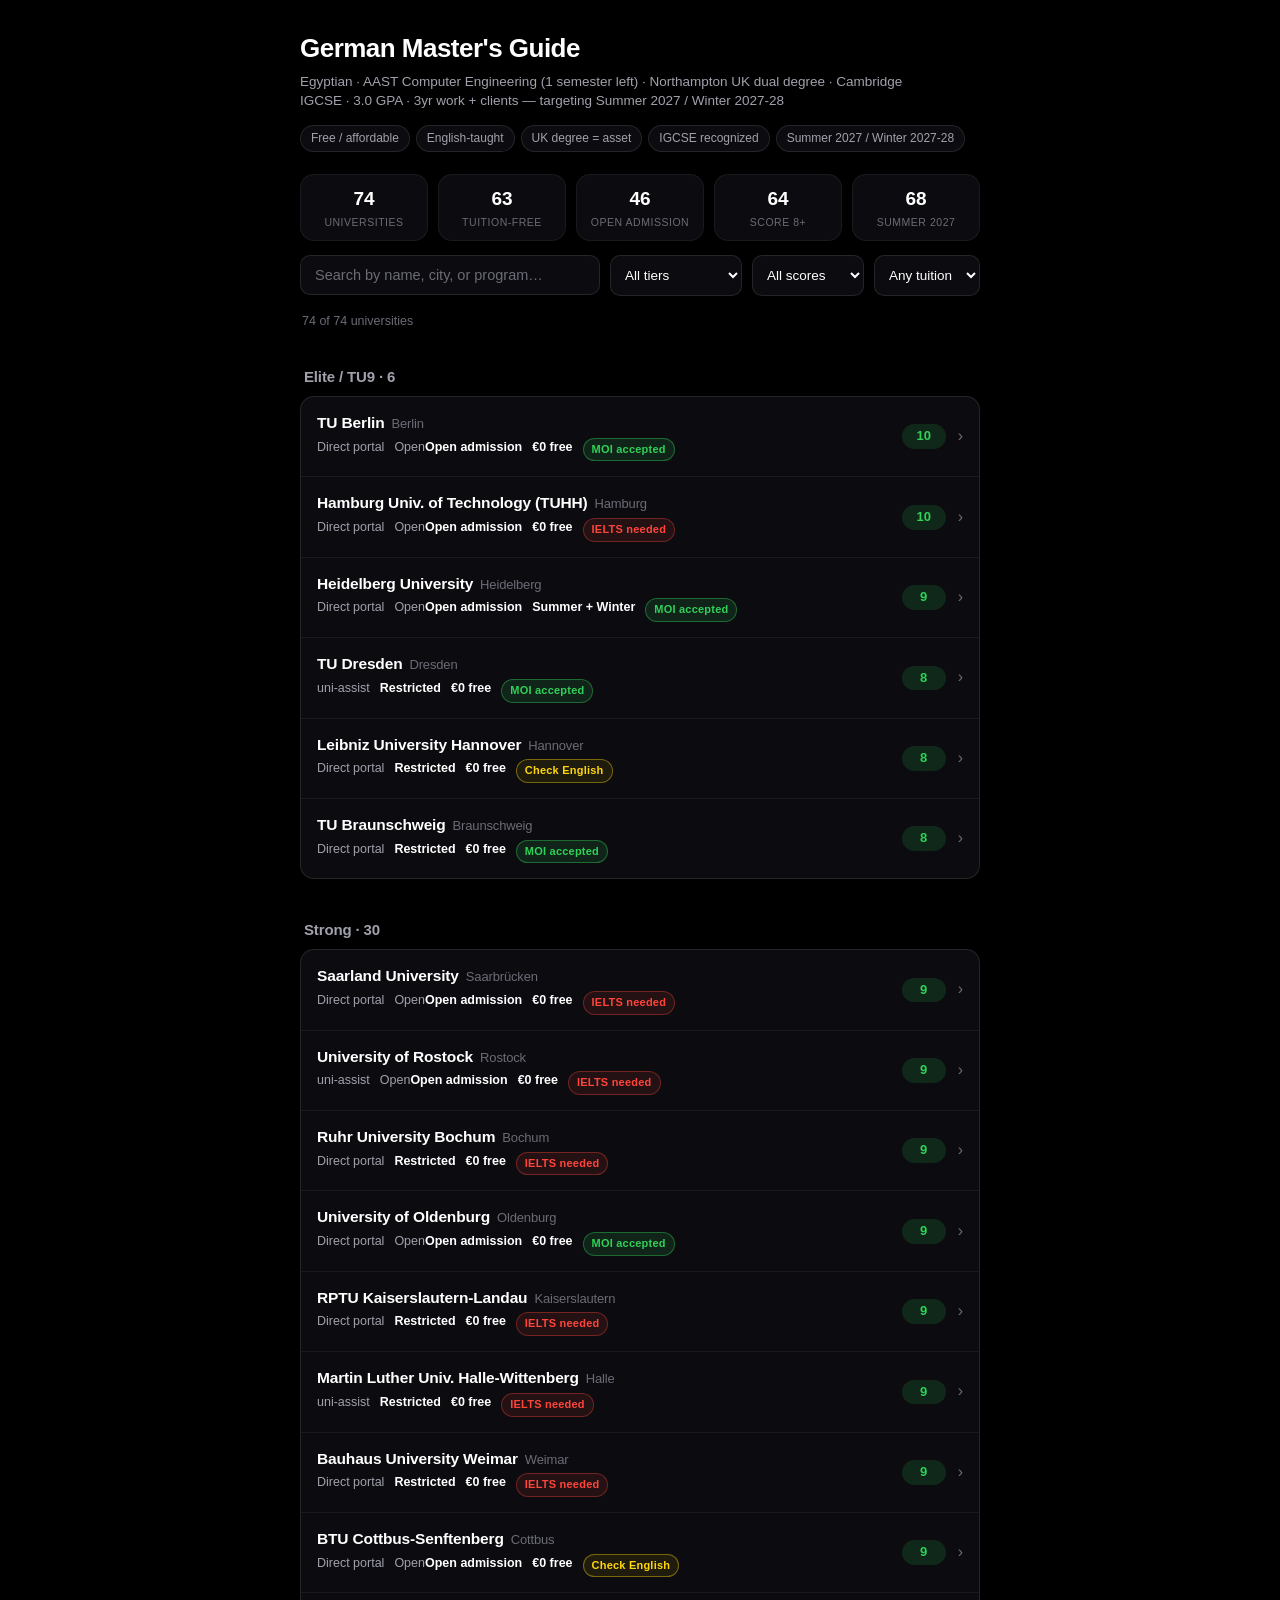
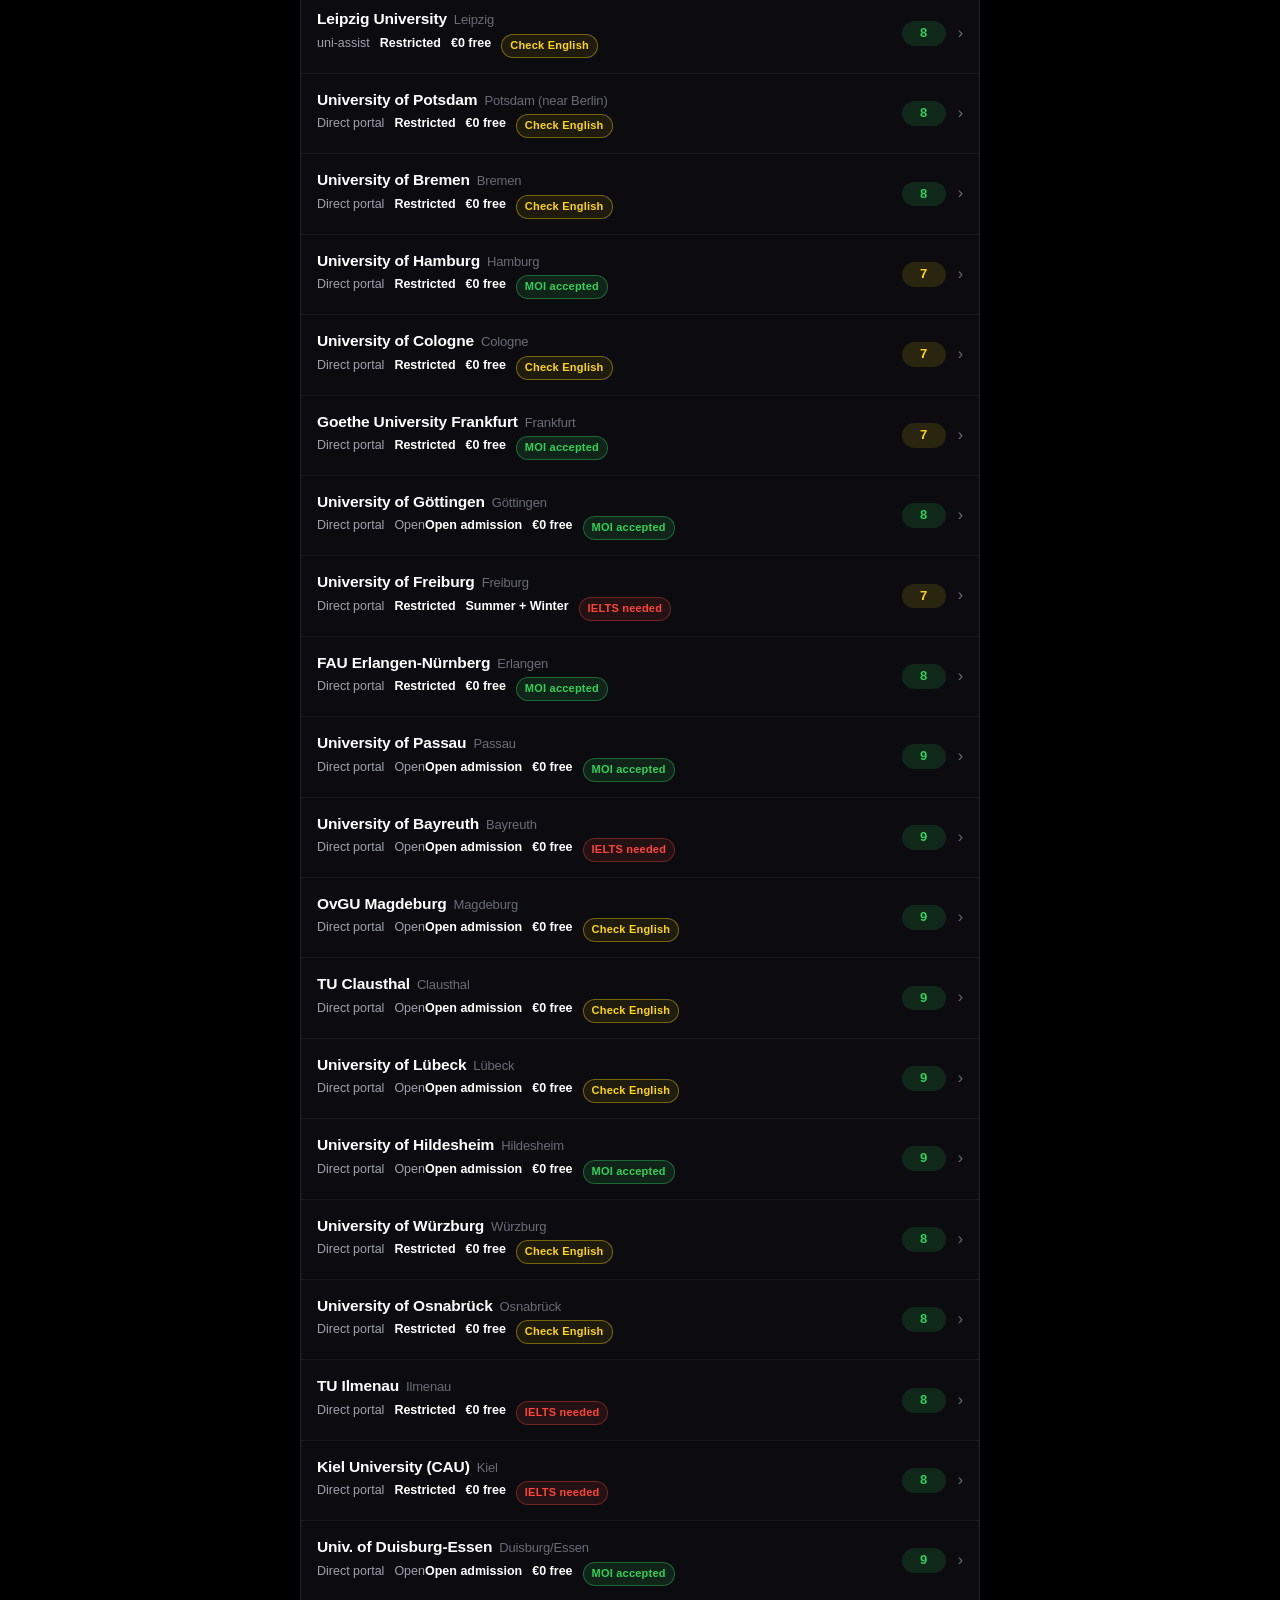
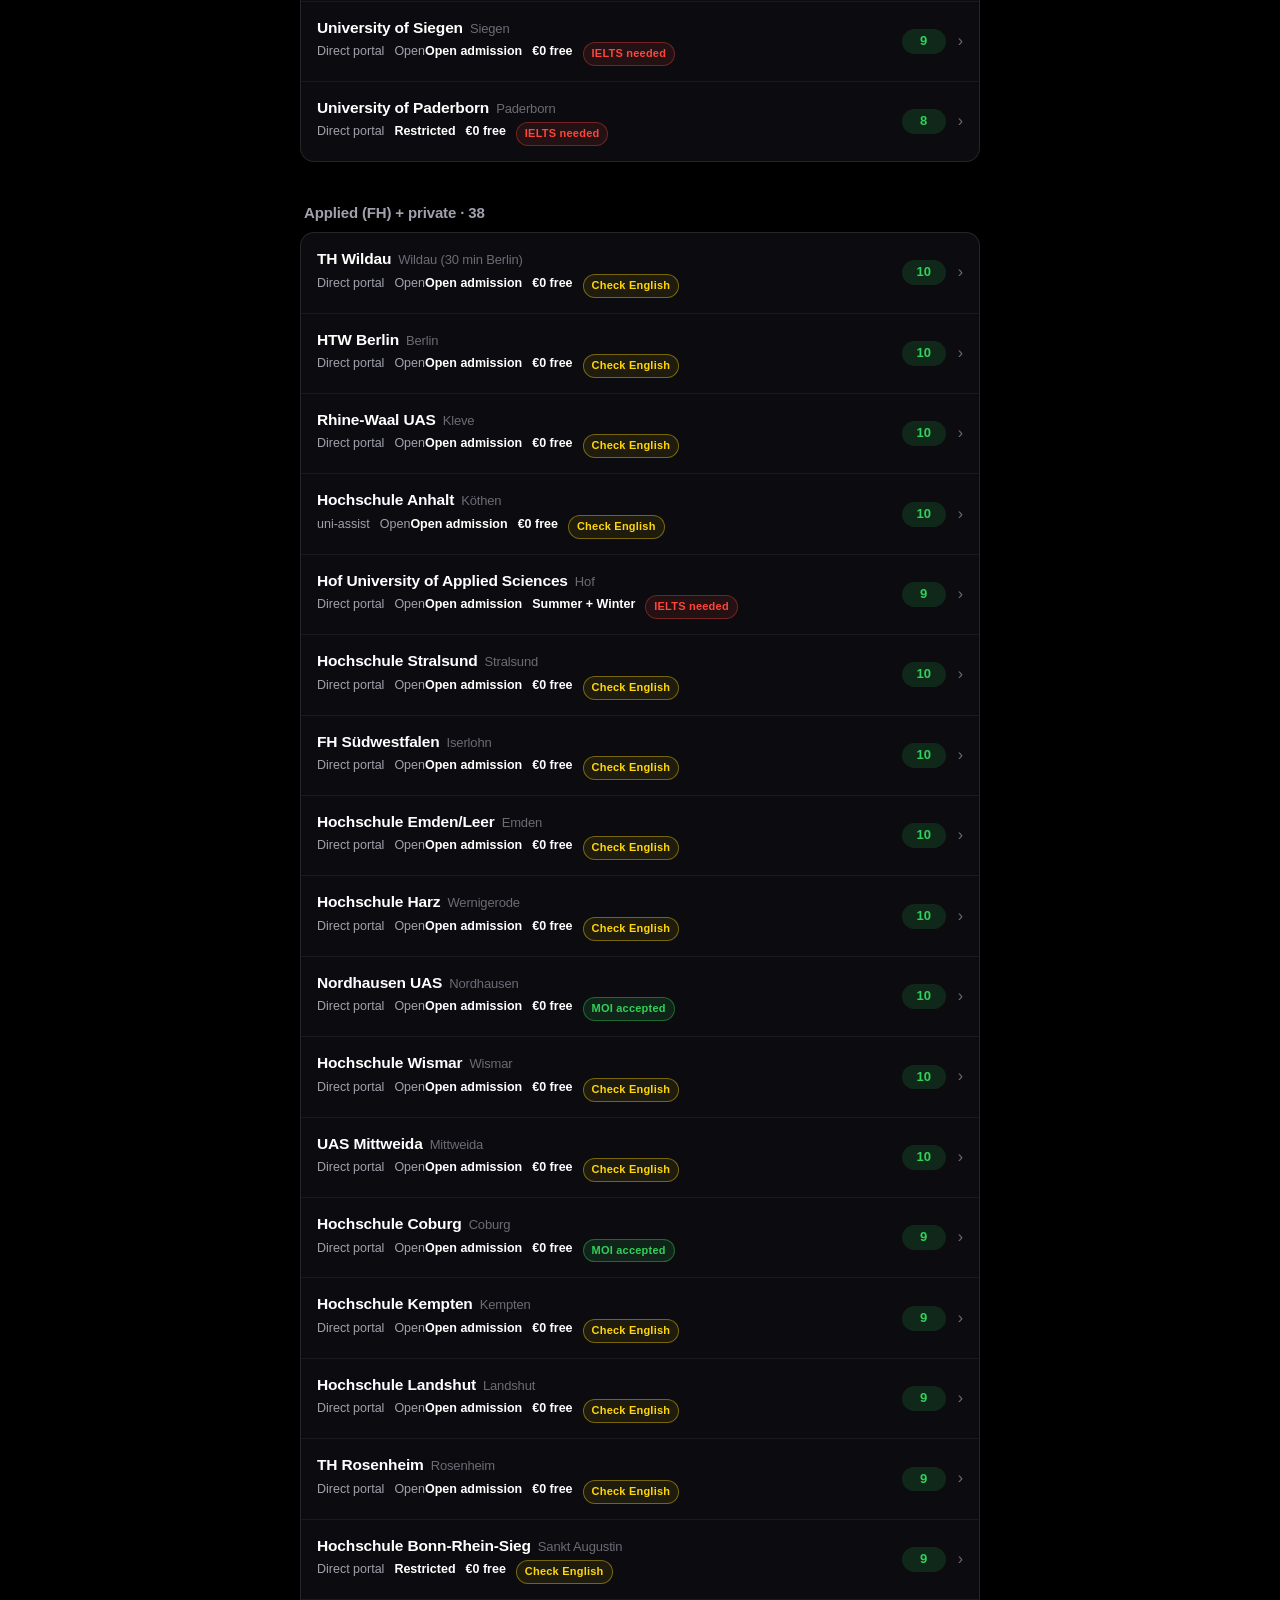
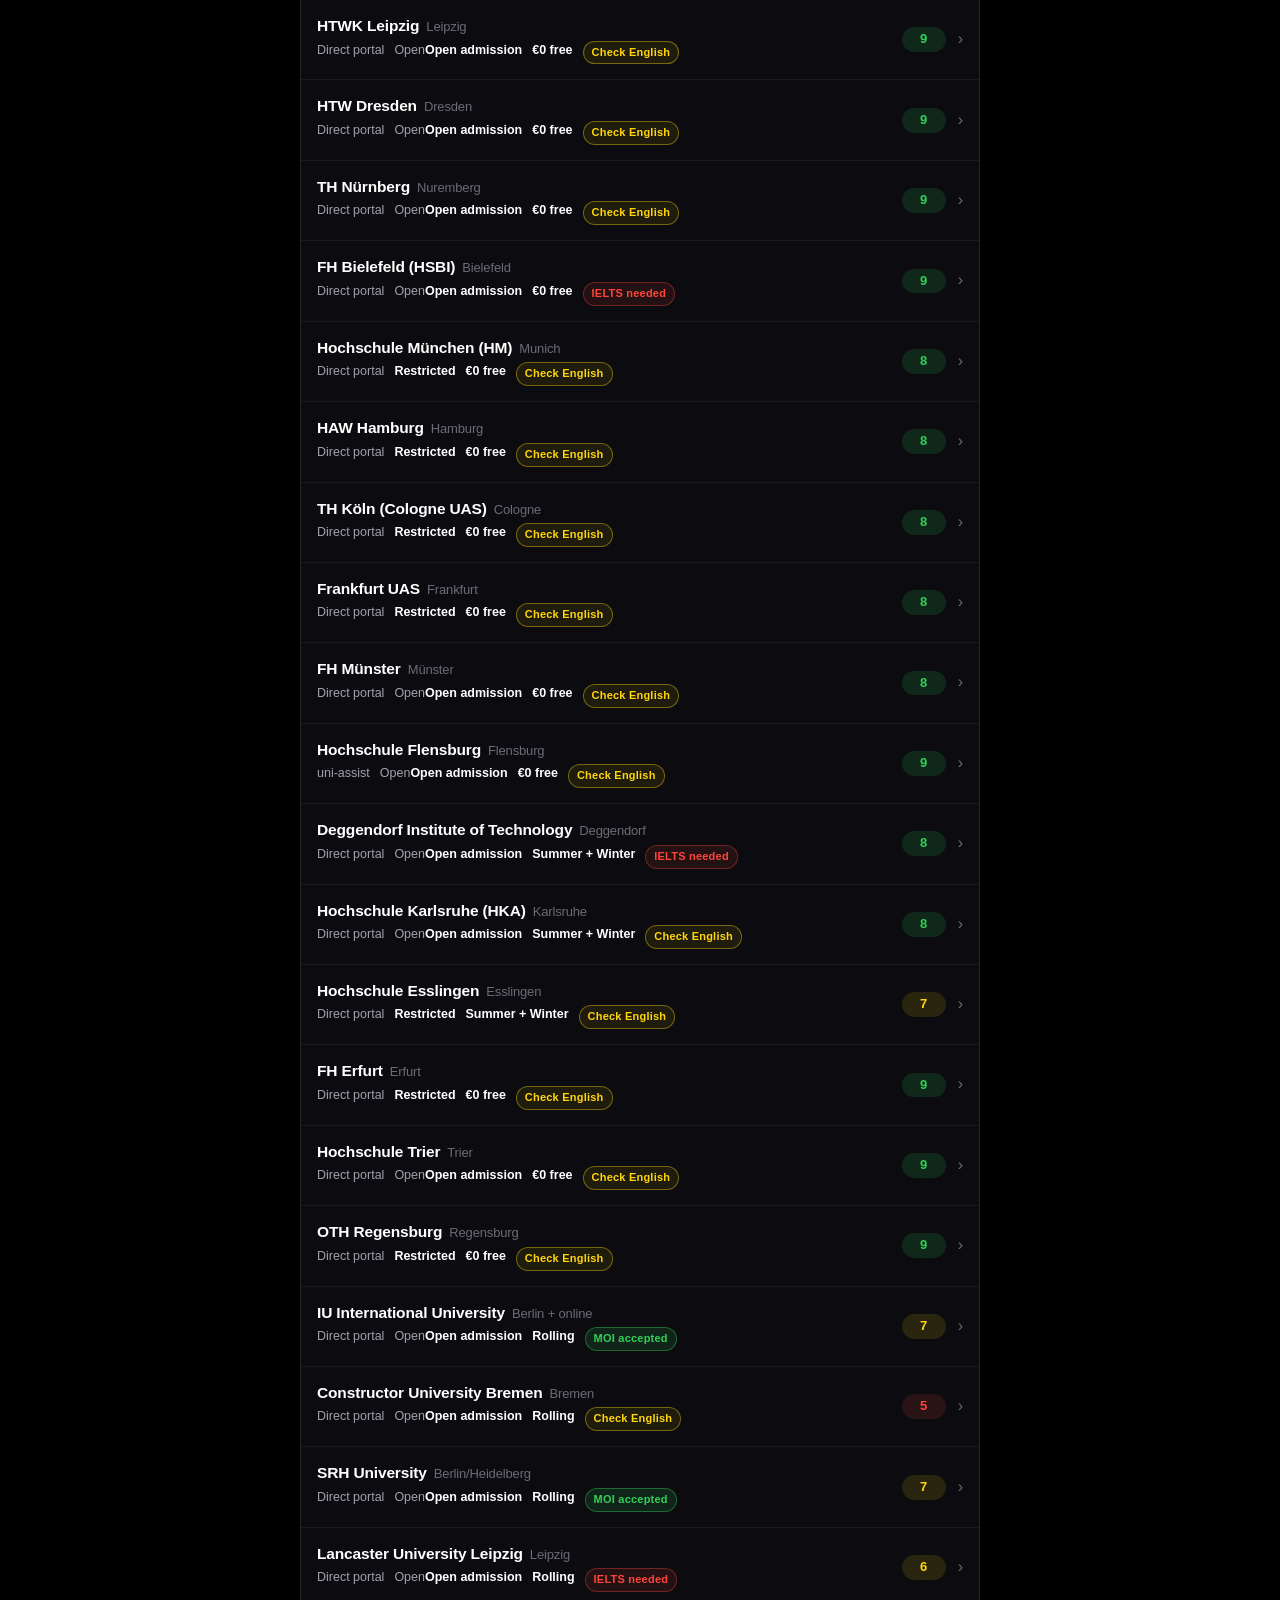
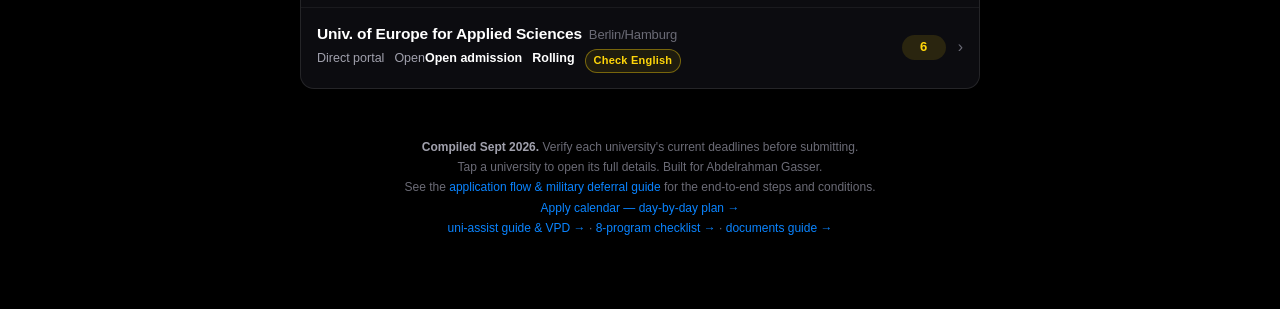
<file: university/index.html>
<!DOCTYPE html>
<html lang="en">
<head>
<meta charset="UTF-8">
<meta name="viewport" content="width=device-width, initial-scale=1.0, viewport-fit=cover">
<meta name="theme-color" content="#000000">
<title>German Master's Guide — Abdelrahman Gasser</title>
<style>
:root{
  --bg:#000000;
  --surface:#0c0c10;
  --surface2:#16161c;
  --hairline:rgba(255,255,255,0.10);
  --hairline2:rgba(255,255,255,0.06);
  --text:#ffffff;
  --text2:#a1a1ad;
  --text3:#6b6b76;
  --accent:#0a84ff;
  --green:#30d158;
  --amber:#ffd60a;
  --red:#ff453a;
  --radius:14px;
  --font:-apple-system,BlinkMacSystemFont,"SF Pro Display","SF Pro Text","Segoe UI",Roboto,Helvetica,Arial,sans-serif;
}
*{box-sizing:border-box;margin:0;padding:0;-webkit-tap-highlight-color:transparent}
html{-webkit-text-size-adjust:100%}
body{
  font-family:var(--font);
  background:var(--bg);
  color:var(--text);
  line-height:1.45;
  font-size:15px;
  -webkit-font-smoothing:antialiased;
  text-rendering:optimizeLegibility;
  min-height:100vh;
}
a{color:var(--accent);text-decoration:none}
a:hover{text-decoration:underline}

/* ---------- Masthead ---------- */
header.mast{
  padding:34px 20px 18px;
  max-width:720px;
  margin:0 auto;
}
header.mast h1{
  font-size:26px;
  font-weight:700;
  letter-spacing:-0.02em;
  line-height:1.15;
}
header.mast .sub{
  color:var(--text2);
  font-size:13.5px;
  margin-top:8px;
  max-width:640px;
}
header.mast .chips{
  display:flex;flex-wrap:wrap;gap:6px;margin-top:14px;
}
.chip{
  font-size:12px;font-weight:500;color:var(--text2);
  padding:4px 10px;border-radius:999px;
  border:1px solid var(--hairline);background:var(--surface);
}

/* ---------- Stats ---------- */
.stats{
  max-width:720px;margin:4px auto 6px;padding:0 20px;
  display:grid;grid-template-columns:repeat(5,1fr);gap:10px;
}
.stat{background:var(--surface);border:1px solid var(--hairline2);border-radius:var(--radius);padding:10px 4px;text-align:center}
.stat .num{font-size:19px;font-weight:650;letter-spacing:-0.01em}
.stat .lbl{font-size:10.5px;color:var(--text3);text-transform:uppercase;letter-spacing:0.05em;margin-top:2px}
@media(max-width:520px){.stats{grid-template-columns:repeat(3,1fr)}}

/* ---------- Controls ---------- */
.controls{
  max-width:720px;margin:14px auto;padding:0 20px;display:flex;gap:10px;
}
.controls .search-wrap{position:relative;flex:1}
.controls input[type=text]{
  width:100%;background:var(--surface);border:1px solid var(--hairline);
  color:var(--text);border-radius:10px;padding:11px 14px;font-size:14.5px;
  font-family:var(--font);outline:none;transition:border-color .15s;
}
.controls input[type=text]:focus{border-color:var(--accent)}
.controls input::placeholder{color:var(--text3)}
.controls select{
  background:var(--surface);border:1px solid var(--hairline);color:var(--text);
  border-radius:10px;padding:11px 10px;font-size:13.5px;font-family:var(--font);outline:none;
  max-width:132px;
}
@media(max-width:560px){
  .controls{flex-wrap:wrap}
  .controls select{max-width:none;flex:1 1 30%}
}
.result-count{
  max-width:720px;margin:0 auto;padding:2px 22px;
  color:var(--text3);font-size:12.5px;
}

/* ---------- Unified list (iOS Settings style) ---------- */
.tiers{max-width:720px;margin:16px auto 40px;padding:0 20px}
.tier-head{padding:18px 4px 8px}
.tier-head h2{font-size:15px;font-weight:650;color:var(--text2);letter-spacing:-0.01em}
@media(max-width:520px){.tier-head{overflow:hidden}.tier-head h2{white-space:nowrap;text-overflow:ellipsis}}
.group{
  background:var(--surface);
  border:1px solid var(--hairline);
  border-radius:var(--radius);
  overflow:hidden;
}
.group + .tier-head{margin-top:22px}
.uni-row{
  display:flex;align-items:center;justify-content:space-between;gap:12px;
  padding:15px 16px;
  cursor:pointer;
  border-bottom:1px solid var(--hairline2);
  transition:background .12s;
  position:relative;
}
.uni-row:last-child{border-bottom:none}
.uni-row:active{background:var(--surface2)}
.uni-row .left{min-width:0;flex:1}
.uni-row .nm{font-size:15.5px;font-weight:600;letter-spacing:-0.01em;display:flex;align-items:baseline;gap:7px}
.uni-row .nm .city{color:var(--text3);font-weight:400;font-size:13px}
.uni-row .meta{color:var(--text2);font-size:12.5px;margin-top:3px;display:flex;flex-wrap:wrap;gap:4px 10px}
.uni-row .meta b{color:var(--text);font-weight:600}
.score-badge{flex-shrink:0;font-size:13px;font-weight:700;padding:3px 9px;border-radius:999px;min-width:44px;text-align:center}
.sb-green{background:rgba(48,209,88,.14);color:var(--green)}
.sb-amber{background:rgba(255,214,10,.12);color:var(--amber)}
.sb-red{background:rgba(255,69,58,.12);color:var(--red)}
.chev{flex-shrink:0;color:var(--text3);font-size:16px;font-weight:300;transform:translateY(-1px)}
/* ---------- English-proof flag (per-uni) ---------- */
.engflag{flex-shrink:0;font-size:11px;font-weight:700;padding:3px 8px;border-radius:999px;border:1px solid var(--hairline);letter-spacing:.02em}
.ef-moi{color:var(--green);background:rgba(48,209,88,.12);border-color:rgba(48,209,88,.4)}
.ef-test{color:var(--red);background:rgba(255,69,58,.10);border-color:rgba(255,69,58,.35)}
.ef-verify{color:var(--amber);background:rgba(255,214,10,.08);border-color:rgba(255,214,10,.4);animation:blink 2.2s ease-in-out infinite}
@keyframes blink{0%,100%{opacity:1}50%{opacity:.45}}
@media(prefers-reduced-motion:reduce){.ef-verify{animation:none}}

/* ---------- Drawer ---------- */
.overlay{
  position:fixed;inset:0;background:rgba(0,0,0,.5);
  opacity:0;visibility:hidden;transition:opacity .28s ease;
  z-index:900;
}
.overlay.show{opacity:1;visibility:visible}
.drawer{
  position:fixed;z-index:1000;
  top:0;right:0;bottom:0;
  width:min(560px,100vw);
  background:var(--surface);
  box-shadow:-20px 0 60px rgba(0,0,0,.6);
  transform:translateX(105%);
  transition:transform .32s cubic-bezier(.2,.9,.25,1);
  display:flex;flex-direction:column;
  border-left:1px solid var(--hairline);
}
.drawer.open{transform:translateX(0)}
@media(max-width:620px){
  .drawer{width:100vw;border-left:none}
}
.drawer-head{
  display:flex;align-items:center;gap:10px;
  padding:14px 16px;
  border-bottom:1px solid var(--hairline2);
  background:var(--surface);
  flex-shrink:0;
}
.drawer-close{
  background:var(--surface2);border:none;cursor:pointer;
  color:var(--text2);font-size:15px;width:30px;height:30px;border-radius:8px;
  display:flex;align-items:center;justify-content:center;flex-shrink:0;
}
.drawer-close:hover{background:#22222a;color:var(--text)}
.drawer-head .dh-name{flex:1;min-width:0}
.drawer-head .dh-name .t{font-size:16px;font-weight:650;letter-spacing:-0.01em;white-space:nowrap;overflow:hidden;text-overflow:ellipsis}
.drawer-head .dh-name .c{color:var(--text3);font-size:12.5px;margin-top:1px}
.drawer-body{
  flex:1;overflow-y:auto;-webkit-overflow-scrolling:touch;
  padding:0 0 env(safe-area-inset-bottom);
}
.drawer-body::-webkit-scrollbar{width:6px}
.drawer-body::-webkit-scrollbar-thumb{background:rgba(255,255,255,.15);border-radius:3px}

.d-sec{
  padding:16px 18px;
  border-bottom:1px dashed rgba(255,255,255,.12);
}
.d-sec:last-child{border-bottom:none}
.d-sec h3{
  font-size:11.5px;font-weight:600;color:var(--text3);
  text-transform:uppercase;letter-spacing:0.07em;margin-bottom:10px;
  display:flex;align-items:center;gap:8px;
}
.d-sec h3 .dot{width:6px;height:6px;border-radius:50%;background:var(--accent);opacity:.8}

/* overview chips */
.ov-flex{display:flex;flex-wrap:wrap;gap:8px}
.ov-chip{
  background:var(--surface2);border:1px solid var(--hairline);
  border-radius:10px;padding:9px 12px;font-size:12.5px;flex:1;min-width:120px;
}
.ov-chip .k{color:var(--text3);font-size:10.5px;text-transform:uppercase;letter-spacing:.05em}
.ov-chip .v{font-weight:600;color:var(--text);margin-top:2px}

/* deadlines */
.dl-block{border:1px solid var(--hairline);background:var(--surface2);border-radius:12px;padding:12px 14px;margin-bottom:10px}
.dl-block:last-child{margin-bottom:0}
.dl-block .dl-term{font-weight:700;font-size:13.5px;display:flex;align-items:center;gap:8px;margin-bottom:6px}
.dl-block .dl-term .winter{color:var(--accent)}
.dl-block .dl-term .summer{color:var(--green)}
.dl-row{display:flex;align-items:center;gap:10px;padding:5px 0;font-size:13.5px}
.dl-row .dk{color:var(--text3);width:106px;flex-shrink:0;font-size:12.5px}
.dl-row .dv{color:var(--text);font-weight:600}
.dl-note{color:var(--text3);font-size:12px;margin-top:8px;line-height:1.5;border-top:1px dashed rgba(255,255,255,.1);padding-top:8px}

/* ---------- Intake timeline ---------- */
.timeline{border:1px solid var(--hairline);background:var(--surface2);border-radius:12px;padding:13px 14px}
.timeline .tl-host{font-size:11.5px;font-weight:600;color:var(--t3a,var(--text3));text-transform:uppercase;letter-spacing:.06em;margin-bottom:8px}
.timeline .tl-rail{position:relative;padding-left:20px}
.timeline .tl-node{position:relative;display:flex;align-items:flex-start;gap:10px;margin-bottom:7px}
.timeline .tl-node::before{content:"";position:absolute;left:-16px;top:6px;width:9px;height:9px;border-radius:50%;background:var(--rail,var(--surface2));border:1.5px solid var(--accent)}
.timeline .tl-node:last-child::after{content:"";position:absolute;left:-12px;top:14px;bottom:-8px;width:2px;border-radius:2px;background:var(--surface2)}
.timeline .tl-node .d{flex-shrink:0;width:96px;color:var(--text2);font-size:11.5px;font-weight:600;font-variant-numeric:tabular-nums}
.timeline .tl-node .l{color:var(--text);font-size:12.5px;line-height:1.35}
.timeline .tl-node .l small{display:block;color:var(--text3);font-size:11px}
.timeline .tl-today{position:relative;display:flex;align-items:center;gap:10px;margin-top:4px}
.timeline .tl-today::before{content:"";position:absolute;left:-16px;top:50%;width:11px;height:11px;border-radius:50%;background:var(--accent);transform:translateY(-50%)}
.timeline .tl-today .d{flex-shrink:0;width:96px;color:var(--accent);font-size:11px;font-weight:700}
.timeline .tl-today .l{color:var(--accent);font-size:12px;font-weight:650}
.timeline .tl-side{color:var(--text2);font-size:11.5px;margin-top:6px;line-height:1.45}
.timeline .tl-side b{color:var(--text);font-weight:650}
.tl-pill{display:inline-block;font-size:10.5px;font-weight:700;padding:2px 7px;border-radius:99px;background:rgba(10,132,255,.14);color:var(--accent);margin-left:6px}
.tl-open{background:rgba(48,209,88,.14);color:var(--green)}
.tl-due{background:rgba(255,214,10,.14);color:var(--amber)}
.timeline .tl-rail::before{content:"";position:absolute;left:7px;top:8px;bottom:8px;width:2px;border-radius:2px;background:rgba(255,255,255,.10)}
.tl-tag{display:block;width:max-content;font-size:10px;font-weight:700;padding:2px 8px;border-radius:99px;margin-top:4px;letter-spacing:.01em}
.tl-tag-late{background:rgba(255,69,58,.16);color:var(--red)}
.tl-tag-soon{background:rgba(255,214,10,.16);color:var(--amber)}
.tl-tag-ok{background:rgba(48,209,88,.14);color:var(--green)}
.timeline .tl-node.tl-late::before{border-color:var(--red);background:rgba(255,69,58,.35)}
.timeline .tl-node.tl-soon::before{border-color:var(--amber);background:rgba(255,214,10,.28)}
.timeline .tl-node.tl-ok::before{border-color:var(--green);background:rgba(48,209,88,.28)}

/* ---------- Where-are-you rod (Apple) ---------- */
.whereami{border:1px solid var(--hairline);background:var(--surface2);border-radius:14px;padding:14px;margin-bottom:10px}
.wa-title{font-size:11.5px;font-weight:650;color:var(--text3);text-transform:uppercase;letter-spacing:.06em;display:flex;align-items:center;gap:8px;margin-bottom:10px}
.wa-title .dot{width:8px;height:8px;border-radius:50%;background:var(--accent);opacity:.85}
.wa-legend{display:flex;gap:6px;margin:0 0 12px;flex-wrap:wrap}
.wa-legend .wl{font-size:10.5px;font-weight:600;color:var(--text2);background:var(--surface);border:1px solid var(--hairline);border-radius:99px;padding:3px 9px;display:inline-flex;align-items:center;gap:5px}
.wa-legend .wl i{width:7px;height:7px;border-radius:50%;flex-shrink:0}
.wa-legend .lg i{background:var(--green)}
.wa-legend .lo i{background:var(--amber)}
.wa-legend .lr i{background:var(--red)}
.wa-track-wrap{position:relative;padding:0 4px}
.wa-seg-labs{position:relative;height:16px;margin-bottom:2px;pointer-events:none}
.wa-seg-labs span{position:absolute;transform:translateX(-50%);font-size:9px;font-weight:700;letter-spacing:.02em;white-space:nowrap;text-transform:uppercase}
.wa-seg-labs .g{color:var(--green)}
.wa-seg-labs .o{color:var(--amber)}
.wa-seg-labs .r{color:var(--red)}
.wa-road{position:relative;padding:26px 0 22px}
.wa-now{position:absolute;top:0;transform:translateX(-50%);display:flex;flex-direction:column;align-items:center;z-index:6;pointer-events:none;filter:drop-shadow(0 0 6px rgba(10,132,255,.55))}
.wa-now .wa-now-lab{font-size:9px;font-weight:700;color:var(--accent);letter-spacing:.04em;text-transform:uppercase;line-height:1;white-space:nowrap}
.wa-now .wa-needle{width:0;height:0;margin-top:3px;border-left:6px solid transparent;border-right:6px solid transparent;border-top:8px solid var(--accent)}
.wa-track{position:relative;height:12px;border-radius:99px;display:flex;overflow:hidden;background:#111116;box-shadow:inset 0 0 0 1px rgba(255,255,255,.14),inset 0 1px 2px rgba(0,0,0,.45)}
.wa-z{height:100%;position:relative}
.wa-z+.wa-z{box-shadow:inset 1px 0 0 rgba(0,0,0,.35)}
.wa-z.g{background:linear-gradient(90deg,#248a44 0%,#30d158 70%,#5ee07a 100%)}
.wa-z.o{background:linear-gradient(90deg,#e0b800 0%,#ffd60a 55%,#ffb340 100%)}
.wa-z.r{background:linear-gradient(90deg,#ff8a4c 0%,#ff453a 100%)}
.wa-dl-label-pos{position:absolute;top:-2px;bottom:-2px;width:2px;background:rgba(255,255,255,.7);border-radius:1px;z-index:4;box-shadow:0 0 6px rgba(255,255,255,.35)}
.wa-you{position:absolute;bottom:0;transform:translateX(-50%);display:flex;flex-direction:column;align-items:center;z-index:5;pointer-events:none}
.wa-you .wa-arr{width:0;height:0;border-left:6px solid transparent;border-right:6px solid transparent;border-bottom:7px solid var(--accent);filter:drop-shadow(0 0 4px rgba(10,132,255,.55))}
.wa-you .wa-lab{font-size:9px;font-weight:700;color:var(--accent);margin-top:2px;letter-spacing:.03em;text-transform:uppercase}
.wa-scale{position:relative;display:flex;justify-content:space-between;font-size:9.5px;color:var(--text3);margin-top:4px}
.wa-scale .wa-start{text-align:left}
.wa-scale .wa-end{text-align:right;font-weight:600;color:var(--amber)}
.wa-scale .wa-mid{text-align:center;margin-top:0}
.wa-status{display:flex;align-items:flex-start;gap:7px;font-size:12.5px;color:var(--text2);line-height:1.45;margin-top:8px;border-top:1px dashed rgba(255,255,255,.1);padding-top:8px}
.wa-status b{color:var(--text);font-weight:650}

/* programs */
.pgm{border:1px solid var(--hairline);background:var(--surface2);border-radius:12px;padding:12px 14px;margin-bottom:8px}
.pgm:last-child{margin-bottom:0}
.pgm .pn{font-weight:650;font-size:14px}
.pgm .pd{color:var(--text2);font-size:12.5px;margin-top:3px}
.pgm .pick{display:inline-block;font-size:10.5px;font-weight:700;margin-top:7px;padding:2px 8px;border-radius:999px;background:rgba(10,132,255,.15);color:var(--accent)}
.pgm .no-pick{display:inline-block;font-size:10.5px;font-weight:600;margin-top:7px;padding:2px 8px;border-radius:999px;background:var(--surface);color:var(--text3);border:1px solid var(--hairline)}
.pgm .brief{color:var(--text2);font-size:13px;margin-top:8px;line-height:1.5;border-top:1px dashed rgba(255,255,255,.08);padding-top:8px}

/* steps */
ol.dsteps{list-style:none;counter-reset:st;margin:0}
ol.dsteps li{counter-increment:st;display:flex;gap:12px;align-items:flex-start;padding:8px 0;font-size:13.5px;color:var(--text)}
ol.dsteps li::before{
  content:counter(st);flex-shrink:0;width:22px;height:22px;border-radius:50%;
  background:var(--surface2);border:1px solid var(--hairline);color:var(--accent);
  font-size:12px;font-weight:700;display:flex;align-items:center;justify-content:center;margin-top:1px;
}

/* docs */
.doc-list{display:flex;flex-wrap:wrap;gap:6px}
.doc-chip{font-size:12.5px;padding:6px 11px;border-radius:8px;border:1px solid var(--hairline)}
.doc-mand{background:rgba(255,69,58,.10);color:var(--red);border-color:rgba(255,69,58,.25)}
.doc-rec{background:rgba(10,132,255,.10);color:var(--accent);border-color:rgba(10,132,255,.25)}
.doc-opt{background:var(--surface2);color:var(--text2)}

/* links */
.d-links{display:flex;flex-direction:column;gap:8px}
.d-links a{
  display:flex;align-items:center;justify-content:space-between;gap:10px;
  background:var(--accent);color:#fff;border-radius:10px;padding:12px 14px;
  font-size:14px;font-weight:600;
}
.d-links a:hover{background:#0d6ed0;text-decoration:none}
.d-links a.sec{background:var(--surface2);border:1px solid var(--hairline);color:var(--text)}
.d-links a.sec:hover{background:#1f1f27}
.d-track{color:var(--text2);font-size:13px;line-height:1.5;margin-top:10px}
.d-track b{color:var(--text);font-weight:600}

/* status / error */
.loading,.erro{max-width:720px;margin:80px auto;text-align:center;color:var(--text2);font-size:14px;padding:0 20px}
.foot{max-width:720px;margin:0 auto;padding:8px 22px 70px;color:var(--text3);font-size:12px;text-align:center;line-height:1.7}
.foot b{color:var(--text2);font-weight:600}

/* reduce motion */
@media (prefers-reduced-motion:reduce){
  .drawer,.overlay{transition:none}
}
</style>
</head>
<body>

<header class="mast">
  <h1>German Master's Guide</h1>
  <div class="sub">Egyptian · AAST Computer Engineering (1 semester left) · Northampton UK dual degree · Cambridge IGCSE · 3.0 GPA · 3yr work + clients — targeting Summer 2027 / Winter 2027-28</div>
  <div class="chips">
    <span class="chip">Free / affordable</span>
    <span class="chip">English-taught</span>
    <span class="chip">UK degree = asset</span>
    <span class="chip">IGCSE recognized</span>
    <span class="chip">Summer 2027 / Winter 2027-28</span>
  </div>
</header>

<div class="stats">
  <div class="stat"><div class="num" id="s-total">–</div><div class="lbl">Universities</div></div>
  <div class="stat"><div class="num" id="s-free">–</div><div class="lbl">Tuition-free</div></div>
  <div class="stat"><div class="num" id="s-open">–</div><div class="lbl">Open admission</div></div>
  <div class="stat"><div class="num" id="s-top">–</div><div class="lbl">Score 8+</div></div>
  <div class="stat"><div class="num" id="s-summer">–</div><div class="lbl">Summer 2027</div></div>
</div>

<div class="controls">
  <div class="search-wrap">
    <input type="text" id="search" placeholder="Search by name, city, or program…">
  </div>
  <select id="f-tier">
    <option value="">All tiers</option>
    <option value="T1">Tier 1 — Elite/TU9</option>
    <option value="T2">Tier 2 — Strong</option>
    <option value="T3">Tier 3 — Applied (FH)</option>
  </select>
  <select id="f-score">
    <option value="">All scores</option>
    <option value="8">Score 8–10</option>
    <option value="6">Score 6–7</option>
    <option value="0">Score ≤5</option>
  </select>
  <select id="f-fee">
    <option value="">Any tuition</option>
    <option value="free">Free only</option>
    <option value="paid">Paid</option>
  </select>
</div>

<div class="result-count" id="rescount"></div>

<div class="tiers" id="list"></div>

<div class="foot">
  <p><b>Compiled Sept 2026.</b> Verify each university's current deadlines before submitting.</p>
  <p>Tap a university to open its full details. Built for Abdelrahman Gasser.</p>
  <p>See the <a href="flow.html" style="color:var(--accent)">application flow &amp; military deferral guide</a> for the end-to-end steps and conditions.</p>
  <p><a href="apply-plan.html" style="color:var(--accent)">Apply calendar — day-by-day plan →</a></p>
  <p><a href="uni-assist.html" style="color:var(--accent)">uni-assist guide &amp; VPD →</a> · <a href="uniassist.html" style="color:var(--accent)">8-program checklist →</a> · <a href="documents.html" style="color:var(--accent)">documents guide →</a></p>
</div>

<!-- Drawer -->
<div class="overlay" id="overlay"></div>
<aside class="drawer" id="drawer" role="dialog" aria-modal="true" aria-label="University details">
  <div class="drawer-head">
    <button class="drawer-close" id="drawer-close" aria-label="Close">✕</button>
    <div class="dh-name">
      <div class="t" id="d-name"></div>
      <div class="c" id="d-city"></div>
    </div>
  </div>
  <div class="drawer-body" id="d-body"></div>
</aside>

<script>
const TIER_NAMES={T1:'Elite / TU9',T2:'Strong',T3:'Applied (FH) + private'};
const TODAY=(function(){
  const m=String(location.search||'').match(/[?&]asof=(\d{4}-\d{2}-\d{2})/);
  return m?new Date(m[1]+'T12:00:00'):new Date();
})();
const TIER_DESC={
  T1:'QS-ranked research powerhouses. Work experience + UK degree help at the 3.0 threshold.',
  T2:'Strong research universities, better admission odds.',
  T3:'Practice-oriented Fachhochschulen — your sweet spot. Open admission, many tuition-free.'
};
const METHOD_LABEL={direct:'Direct portal',uniassist:'uni-assist'};
const SUMMER_LABEL={yes:'Summer + Winter',winter:'Winter only',rolling:'Rolling'};
const ENG_LABEL={moi:'MOI accepted',test:'IELTS needed',verify:'Check English'};
const engFlag=u=>{const s=(u.english&&u.english.status)||'verify';return `<span class="engflag ef-${s}" title="${esc((u.english&&u.english.note)||'')}">${ENG_LABEL[s]}</span>`;};
const DOC_LABEL={Mandatory:'Mandatory',Recommended:'Recommended',Optional:'Optional'};
const esc=s=>String(s).replace(/[&<>"']/g,c=>({'&':'&amp;','<':'&lt;','>':'&gt;','"':'&quot;',"'":'&#39;'}[c]));

let UNIS=[];
const $=id=>document.getElementById(id);

const scoreCls=s=>s>=8?'sb-green':s>=6?'sb-amber':'sb-red';

function render(){
  const list=$('list');list.innerHTML='';
  const q=$('search').value.toLowerCase();
  const tv=$('f-tier').value,sv=$('f-score').value,fv=$('f-fee').value;
  let visible=0;
  const rowsByTier={'T1':[],'T2':[],'T3':[]};
  UNIS.forEach((u,idx)=>{
    const hay=[u.name,u.city,...u.programs.map(p=>p.name+' '+p.note)].join(' ').toLowerCase();
    const mt=!q||hay.includes(q);
    const mti=!tv||u.tier===tv;
    const ms=!sv||(sv==='8'?u.score>=8:(sv==='6'?u.score>=6&&u.score<=7:u.score<=5));
    const mf=!fv||u.fee===fv;
    if(!(mt&&mti&&ms&&mf))return;
    visible++;
    rowsByTier[u.tier].push(
      `<div class="uni-row" data-id="${u.id}" data-idx="${idx}" tabindex="0" role="button" aria-label="Open ${esc(u.name)}">
         <div class="left">
           <div class="nm">${esc(u.name)} <span class="city">${esc(u.city)}</span></div>
           <div class="meta">
             <span>${METHOD_LABEL[u.method]}</span>
             <span>${u.nc==='open'?'Open':''}<b>${u.nc==='open'?'Open admission':'Restricted'}</b></span>
             <span><b>${u.fee==='free'?'€0 free':SUMMER_LABEL[u.summer]}</b></span>
             ${engFlag(u)}
           </div>
         </div>
         <div class="score-badge ${scoreCls(u.score)}">${u.score}</div>
         <span class="chev">›</span>
       </div>`
    );
  });
  const frag=document.createDocumentFragment();
  let first=true;
  ['T1','T2','T3'].forEach(t=>{
    if(!rowsByTier[t].length)return;
    const h=document.createElement('div');
    h.className='tier-head';
    h.innerHTML=`<h2>${TIER_NAMES[t]} · ${rowsByTier[t].length}</h2>`;
    const g=document.createElement('div');
    g.className='group';
    g.innerHTML=rowsByTier[t].join('');
    frag.appendChild(h);frag.appendChild(g);
    first=false;
  });
  list.appendChild(frag);
  $('rescount').textContent=visible+' of '+UNIS.length+' universities';
  bindRows();
}

function bindRows(){
  document.querySelectorAll('.uni-row').forEach(r=>{
    const open=()=>openDrawer(r.dataset.idx|0);
    r.addEventListener('click',open);
    r.addEventListener('keydown',e=>{if(e.key==='Enter'||e.key===' '){e.preventDefault();open();}});
  });
}

/* -------- Drawer -------- */
function openDrawer(idx){
  const u=UNIS[idx];
  $('d-name').textContent=u.name;
  $('d-city').textContent=u.city+' · '+TIER_NAMES[u.tier]+' · score '+u.score;
  $('d-body').innerHTML=drawBody(u);
  $('drawer').classList.add('open');
  $('overlay').classList.add('show');
  document.body.style.overflow='hidden';
}
function closeDrawer(){
  $('drawer').classList.remove('open');
  $('overlay').classList.remove('show');
  document.body.style.overflow='';
}
/* -------- Timeline (date-aware) -------- */
const MONTHS={Jan:0,Feb:1,Mar:2,Apr:3,May:4,Jun:5,Jul:6,Aug:7,Sep:8,Oct:9,Nov:10,Dec:11};
function parseDL(s){
  // Returns a Date or null. Handles "~Jul 15, 2027", "Jul 15, 2027",
  // "early Oct 2027", "Apr 2027", "May 15, 2027 (late)", "(CE: ...)", etc.
  if(!s)return null;
  const m=s.match(/([A-Z][a-z]{2})\s+(\d{1,2})\s*,?\s*(\d{4})/);
  if(m)return new Date(+m[3],MONTHS[m[1]],+m[2]);
  const y=s.match(/([A-Z][a-z]{2})\s+(\d{4})/);
  if(y)return new Date(+y[2],MONTHS[y[1]],1);
  return null;
}
const fmtD=d=>{const m=['Jan','Feb','Mar','Apr','May','Jun','Jul','Aug','Sep','Oct','Nov','Dec'];return `${m[d.getMonth()]} ${d.getDate()}, ${d.getFullYear()}`;};
const daysFrom=d=>Math.round((d.getTime()-TODAY.getTime())/86400000);
function statusPill(n){
  if(n==null)return '<span class="tl-pill">unknown</span>';
  if(n<0)return '<span class="tl-pill tl-due">passed</span>';
  if(n<=60)return `<span class="tl-pill tl-due">${n}d left</span>`;
  return `<span class="tl-pill tl-open">opens in ${n}d</span>`;
}
function timelineHTML(u){
  const dl=u.deadlines||{};
  const intakes=[];
  const add=(label,applyBy,start,startLabel)=>{
    const ab=parseDL(applyBy), st=parseDL(start);
    if(!ab&&!st)return;
    intakes.push({label,applyBy:ab,start:st,startLabel:startLabel||(st?`term ~${fmtD(st)}`:'term ~(verify)')});
  };
  if(dl.winter&&u.summer==='winter') add('Winter intake',dl.winter,dl.winter?parseDL(dl.winter):null);
  else{
    add('Winter 27/28',dl.winter,'early Oct 2027');
    add('Summer 2027',dl.summer,'early Apr 2027');
  }
  // Build node list: window-opens(≈applyBy-5mo) → apply by → decision(+8wk) → start
  const nodes=[];
  intakes.forEach(it=>{
    if(it.applyBy){
      const open=new Date(it.applyBy.getFullYear(),it.applyBy.getMonth()-5,1);
      nodes.push({d:open,l:`${it.label} — window opens`,s:`start ~${fmtD(open)}`,pill:null});
      nodes.push({d:it.applyBy,l:`${it.label} — apply by`,s:fmtD(it.applyBy),pill:statusPill(daysFrom(it.applyBy)),apply:true});
      const dec=new Date(it.applyBy.getFullYear(),it.applyBy.getMonth(),it.applyBy.getDate()+56);
      // don't let the estimated decision fall after the term start
      if(it.start&&dec.getTime()>it.start.getTime()){
        dec.setTime(it.start.getTime()-14*86400000);
      }
      nodes.push({d:dec,l:`${it.label} — decision`,s:`~${fmtD(dec)} (est. 8 wks)`,pill:null});
    }
    if(it.start)nodes.push({d:it.start,l:`${it.label} starts`,s:it.startLabel,pill:null});
  });
  if(!nodes.length)return '';
  nodes.sort((a,b)=>a.d.getTime()-b.d.getTime());
  // insert TODAY marker in chronological position
  const tl=[];
  let todayInserted=false;
  const todayRow={d:TODAY,l:'Today — you can apply now',s:`${fmtD(TODAY)}`,today:true};
  for(const nd of nodes){
    if(!todayInserted&&todayRow.d.getTime()<nd.d.getTime()){
      tl.push(todayRow);todayInserted=true;
    }
    tl.push(nd);
  }
  if(!todayInserted)tl.push(todayRow);
  const waitInfo = dl.applyBy?`<div class="tl-side">Apply-window guidance: start ~<b>${esc(dl.applyBy)}</b>.</div>`:'';
  const applyMark=nd=>{
    if(!nd.apply||!nd.d)return {cls:'',tag:''};
    const n=daysFrom(nd.d);
    if(n<0)return {cls:'tl-late',tag:'<span class="tl-tag tl-tag-late">should have applied</span>'};
    if(n<=21)return {cls:'tl-soon',tag:`<span class="tl-tag tl-tag-soon">apply now — ${n}d left</span>`};
    if(n<=90)return {cls:'tl-soon',tag:`<span class="tl-tag tl-tag-soon">apply soon — before ${esc(fmtD(nd.d))}</span>`};
    return {cls:'tl-ok',tag:`<span class="tl-tag tl-tag-ok">on track — apply before ${esc(fmtD(nd.d))}</span>`};
  };
  const rows=tl.map(nd=>{
    if(nd.today)return `<div class="tl-today"><div class="d">${fmtD(TODAY)}</div><div class="l">Today — apply now if open</div></div>`;
    const mk=applyMark(nd);
    return `<div class="tl-node ${mk.cls}"><div class="d">${nd.pill||fmtD(nd.d)}</div><div class="l">${esc(nd.l)}<small>${esc(nd.s||'')}</small>${mk.tag}</div></div>`;
  }).join('');
  return `<div class="timeline">
    <div class="tl-host">Timeline · relative to today</div>
    <div class="tl-rail">${rows}</div>
    ${waitInfo}
  </div>`;
}

/* -------- Where-are-you rod (Apple) -------- */
const WA_START_OFFSET=150;   // application window opens 150 days before apply-by
function whereamiHTML(u){
  const dl=u.deadlines||{};
  // gather candidate apply-by deadlines (Winter hosted Summer-2027 + Winter-27/28)
  let cands=[];
  if(dl.summer&&u.summer!=='winter')cands.push({label:'Summer 2027',d:parseDL(dl.summer)});
  if(dl.winter)cands.push({label:'Winter 27/28',d:parseDL(dl.winter)});
  if(u.summer==='winter')cands=[{label:'Winter intake',d:parseDL(dl.winter)}];
  cands=cands.filter(c=>c.d);
  if(!cands.length)return '';
  // pick the nearest FUTURE (or most-recent) apply-by → the one you act on now
  const future=cands.filter(c=>c.d.getTime()>=TODAY.getTime()-(7*86400000));
  const pick=(future.length?future:cands).reduce((a,b)=>a.d.getTime()<b.d.getTime()?a:b);
  const deadline=pick.d;
  const start=new Date(deadline.getTime()-WA_START_OFFSET*86400000);
  const span=deadline.getTime()-start.getTime();
  const clamp=p=>Math.min(1,Math.max(0,p));
  const tPct=clamp((TODAY.getTime()-start.getTime())/span);
  const gPct=clamp((deadline.getTime()-90*86400000-start.getTime())/span);   // "safe" → until ~90d before
  const oPct=clamp((deadline.getTime()-21*86400000-start.getTime())/span);   // "apply soon" → ~21d before
  const gW=Math.round(gPct*100), oW=Math.round((oPct-gPct)*100), rW=Math.max(0,100-gW-oW);
  const youLeft=Math.min(98,Math.max(2,Math.round(tPct*100)));
  const hereLab=youLeft<20||youLeft>80?'Here':'You are here';
  const daysLeft=daysFrom(deadline);
  const passed=daysLeft<0;
  const statusMain=passed?`deadline passed — too late for ${esc(pick.label)}`:(
    daysLeft<=21?`only <b>${daysLeft}d</b> left for ${esc(pick.label)} — apply now`:
    daysLeft<=90?`<b>${daysLeft}d</b> to ${esc(pick.label)} apply-by — get applying soon`:
    `<b>${daysLeft}d</b> until ${esc(pick.label)} apply-by — comfortable, apply when ready`);
  const dlPct=100;
  const gC=Math.round(gW/2), oC=gW+Math.round(oW/2), rC=gW+oW+Math.round(rW/2);
  const segLab=(w,left,cls,txt)=>w>=10?`<span class="${cls}" style="left:${left}%">${txt}</span>`:'';
  return `
  <div class="whereami">
    <div class="wa-title"><span class="dot"></span>Where you are — ${esc(pick.label)}</div>
    <div class="wa-legend">
      <span class="wl lg"><i></i>On track — comfortable window</span>
      <span class="wl lo"><i></i>Apply soon — under 90 days</span>
      <span class="wl lr"><i></i>Too late — under 21 days / passed</span>
    </div>
    <div class="wa-track-wrap">
      <div class="wa-seg-labs">
        ${segLab(gW,gC,'g','On track')}
        ${segLab(oW,oC,'o','Apply soon')}
        ${segLab(rW,rC,'r','Too late')}
      </div>
      <div class="wa-road">
        <div class="wa-now" style="left:${youLeft}%">
          <span class="wa-now-lab">${hereLab}</span>
          <span class="wa-needle"></span>
        </div>
        <div class="wa-track">
          <div class="wa-z g" style="width:${gW}%"></div>
          <div class="wa-z o" style="width:${oW}%"></div>
          <div class="wa-z r" style="width:${rW}%"></div>
          <div class="wa-dl-label-pos" style="left:${dlPct}%"></div>
        </div>
        <div class="wa-you" style="left:${youLeft}%"><span class="wa-arr"></span><span class="wa-lab">Now</span></div>
      </div>
      <div class="wa-scale">
        <span class="wa-start">window opens<br>${fmtD(start)}</span>
        <span class="wa-mid">now · ${fmtD(TODAY)}</span>
        <span class="wa-end">apply by<br>${fmtD(deadline)}</span>
      </div>
    </div>
    <div class="wa-status"><span class="tl-pill ${passed?'tl-due':daysLeft<=90?'tl-due':'tl-open'}">${passed?'passed':daysLeft+'d left'}</span><span>${statusMain}.</span></div>
  </div>`;
}

function drawBody(u){
  const ov=[
    `<span class="ov-chip"><span class="k">Apply via</span><div class="v">${METHOD_LABEL[u.method]}</div></span>`,
    `<span class="ov-chip"><span class="k">Admission</span><div class="v">${u.nc==='open'?'Open':'Restricted'}</div></span>`,
    `<span class="ov-chip"><span class="k">Tuition</span><div class="v">${u.fee==='free'?'€0 — free':SUMMER_LABEL[u.summer]}</div></span>`,
    `<span class="ov-chip"><span class="k">English</span><div class="v">${ENG_LABEL[(u.english&&u.english.status)||'verify']} · ${u.english?u.english.cefr:'—'}</div></span>`
  ].join('');

  const dlNote='<div class="dl-note">Deadlines shown are application-by dates for the intake. German terms: <b>Summer</b> ≈ Apr–Sep, <b>Winter</b> ≈ Oct–Mar (verify each uni).</div>';
  let dls=dlNote;
  if(u.deadlines){
    const blocks=[];
    // Winter intake
    if(u.summer==='winter'){
      const winYr=(u.deadlines.winter||'').match(/(20\d\d)/);
      blocks.push(`<div class="dl-block"><div class="dl-term"><span class="winter">Winter only</span></div>
        <div class="dl-row"><span class="dk">Apply by</span><span class="dv">${esc(u.deadlines.winter||'—')}</span></div>
        <div class="dl-row"><span class="dk">Term starts</span><span class="dv">early Oct ${winYr?winYr[1]:'<i>(verify)</i>'}</span></div></div>`);
    } else {
      // Winter 27/28
      if(u.deadlines.winter) blocks.push(`<div class="dl-block"><div class="dl-term"><span class="winter">◈</span> Winter 2027/28</div>
        <div class="dl-row"><span class="dk">Apply by</span><span class="dv">${esc(u.deadlines.winter)}</span></div>
        <div class="dl-row"><span class="dk">Term starts</span><span class="dv">early Oct 2027</span></div></div>`);
      // Summer 2027
      if(u.deadlines.summer && u.summer!=='winter') blocks.push(`<div class="dl-block"><div class="dl-term"><span class="summer">◈</span> Summer 2027</div>
        <div class="dl-row"><span class="dk">Apply by</span><span class="dv">${esc(u.deadlines.summer)}</span></div>
        <div class="dl-row"><span class="dk">Term starts</span><span class="dv">early Apr 2027</span></div></div>`);
      if(!blocks.length && u.summer==='rolling') blocks.push(`<div class="dl-block"><div class="dl-term"><span class="summer">◈</span> Rolling intake</div>
        <div class="dl-row"><span class="dk">Apply</span><span class="dv">Anytime / rolling</span></div>
        <div class="dl-row"><span class="dk">Term starts</span><span class="dv">per schedule</span></div></div>`);
      if(u.deadlines.applyBy && u.summer!=='rolling') blocks.push(`<div class="dl-block"><div class="dl-term">Application window</div>
        <div class="dl-row"><span class="dk">Start early</span><span class="dv">${esc(u.deadlines.applyBy)}</span></div></div>`);
    }
    dls=blocks.join('')+dlNote;
  }

  const pgms=u.programs.map(p=>
    `<div class="pgm">
       <div class="pn">${esc(p.name)}</div>
       <div class="pd">${esc(p.note||'')}</div>
       ${p.pick?'<span class="pick">Recommended for you</span>':'<span class="no-pick">Alternative option</span>'}
       ${p.brief?`<div class="brief">${esc(p.brief)}</div>`:''}
     </div>`).join('');

  const steps=u.steps&&u.steps.length?`<ol class="dsteps">${u.steps.map(s=>`<li>${esc(s)}</li>`).join('')}</ol>`:'';

  let docs='';
  if(u.docs){
    const groups=[];
    ['Mandatory','Recommended','Optional'].forEach(k=>{
      const arr=u.docs[k]||[];
      if(!arr.length)return;
      const cls= k==='Mandatory'?'doc-mand':k==='Recommended'?'doc-rec':'doc-opt';
      groups.push(`<div class="doc-list" style="margin-bottom:${groups.length?'8px':''}">${arr.map(d=>`<span class="doc-chip ${cls}">${esc(d)}</span>`).join('')}</div>`);
    });
    docs=groups.join('');
  }

  const links=[];
  if(u.links&&u.links.program)links.push(`<a href="${esc(u.links.program)}" target="_blank" rel="noopener">Program page <span>→</span></a>`);
  if(u.links&&u.links.apply)links.push(`<a href="${esc(u.links.apply)}" target="_blank" rel="noopener">Apply here <span>→</span></a>`);
  else if(u.links&&u.links.site)links.push(`<a href="${esc(u.links.site)}" target="_blank" rel="noopener">Apply / admissions <span>→</span></a>`);
  if(u.links&&u.links.site)links.push(`<a class="sec" href="${esc(u.links.site)}" target="_blank" rel="noopener">University site</a>`);

  return `
    <section class="d-sec"><h3><span class="dot"></span>Timeline</h3>${whereamiHTML(u)}${timelineHTML(u)}</section>
    <section class="d-sec"><h3><span class="dot"></span>Overview</h3><div class="ov-flex">${ov}</div>
    ${u.english&&u.english.note?`<div class="dl-note" style="margin-top:10px"><b>English proof:</b> ${esc(u.english.note)}</div>`:''}
    </section>
    <section class="d-sec"><h3><span class="dot"></span>Deadlines</h3>${dls}</section>
    <section class="d-sec"><h3><span class="dot"></span>Programs</h3>${pgms}</section>
    ${steps?`<section class="d-sec"><h3><span class="dot"></span>How to apply</h3>${steps}</section>`:''}
    ${docs?`<section class="d-sec"><h3><span class="dot"></span>Required documents</h3>${docs}</section>`:''}
    <section class="d-sec">
      <h3><span class="dot"></span>Apply links</h3>${links.join('')||'<div style="color:var(--text3);font-size:13px">No direct link listed — check the university site.</div>'}
      ${u.track?`<div class="d-track" style="margin-top:12px"><b>Track:</b> ${esc(u.track)}</div>`:''}
    </section>`;
}

/* bind drawer controls */
$('overlay').addEventListener('click',closeDrawer);
$('drawer-close').addEventListener('click',closeDrawer);
document.addEventListener('keydown',e=>{if(e.key==='Escape')closeDrawer();});

/* filters */
['search','f-tier','f-score','f-fee'].forEach(id=>$(id).addEventListener('input',render));
$('search').addEventListener('input',render);

/* load data */
(async function(){
  try{
    const r=await fetch('universities.json',{cache:'no-store'});
    if(!r.ok)throw new Error('HTTP '+r.status);
    UNIS=await r.json();
    $('s-total').textContent=UNIS.length;
    $('s-free').textContent=UNIS.filter(u=>u.fee==='free').length;
    $('s-open').textContent=UNIS.filter(u=>u.nc==='open').length;
    $('s-top').textContent=UNIS.filter(u=>u.score>=8).length;
    $('s-summer').textContent=UNIS.filter(u=>u.summer==='yes').length;
    render();
  }catch(err){
    $('list').innerHTML=`<div class="erro">Could not load university data. Please refresh the page — or the data file (universities.json) may be missing. <br><span style="font-size:12px;color:var(--text3)">${esc(err.message)}</span></div>`;
    $('rescount').textContent='';
  }
})();
</script>
</body>
</html>
</file>
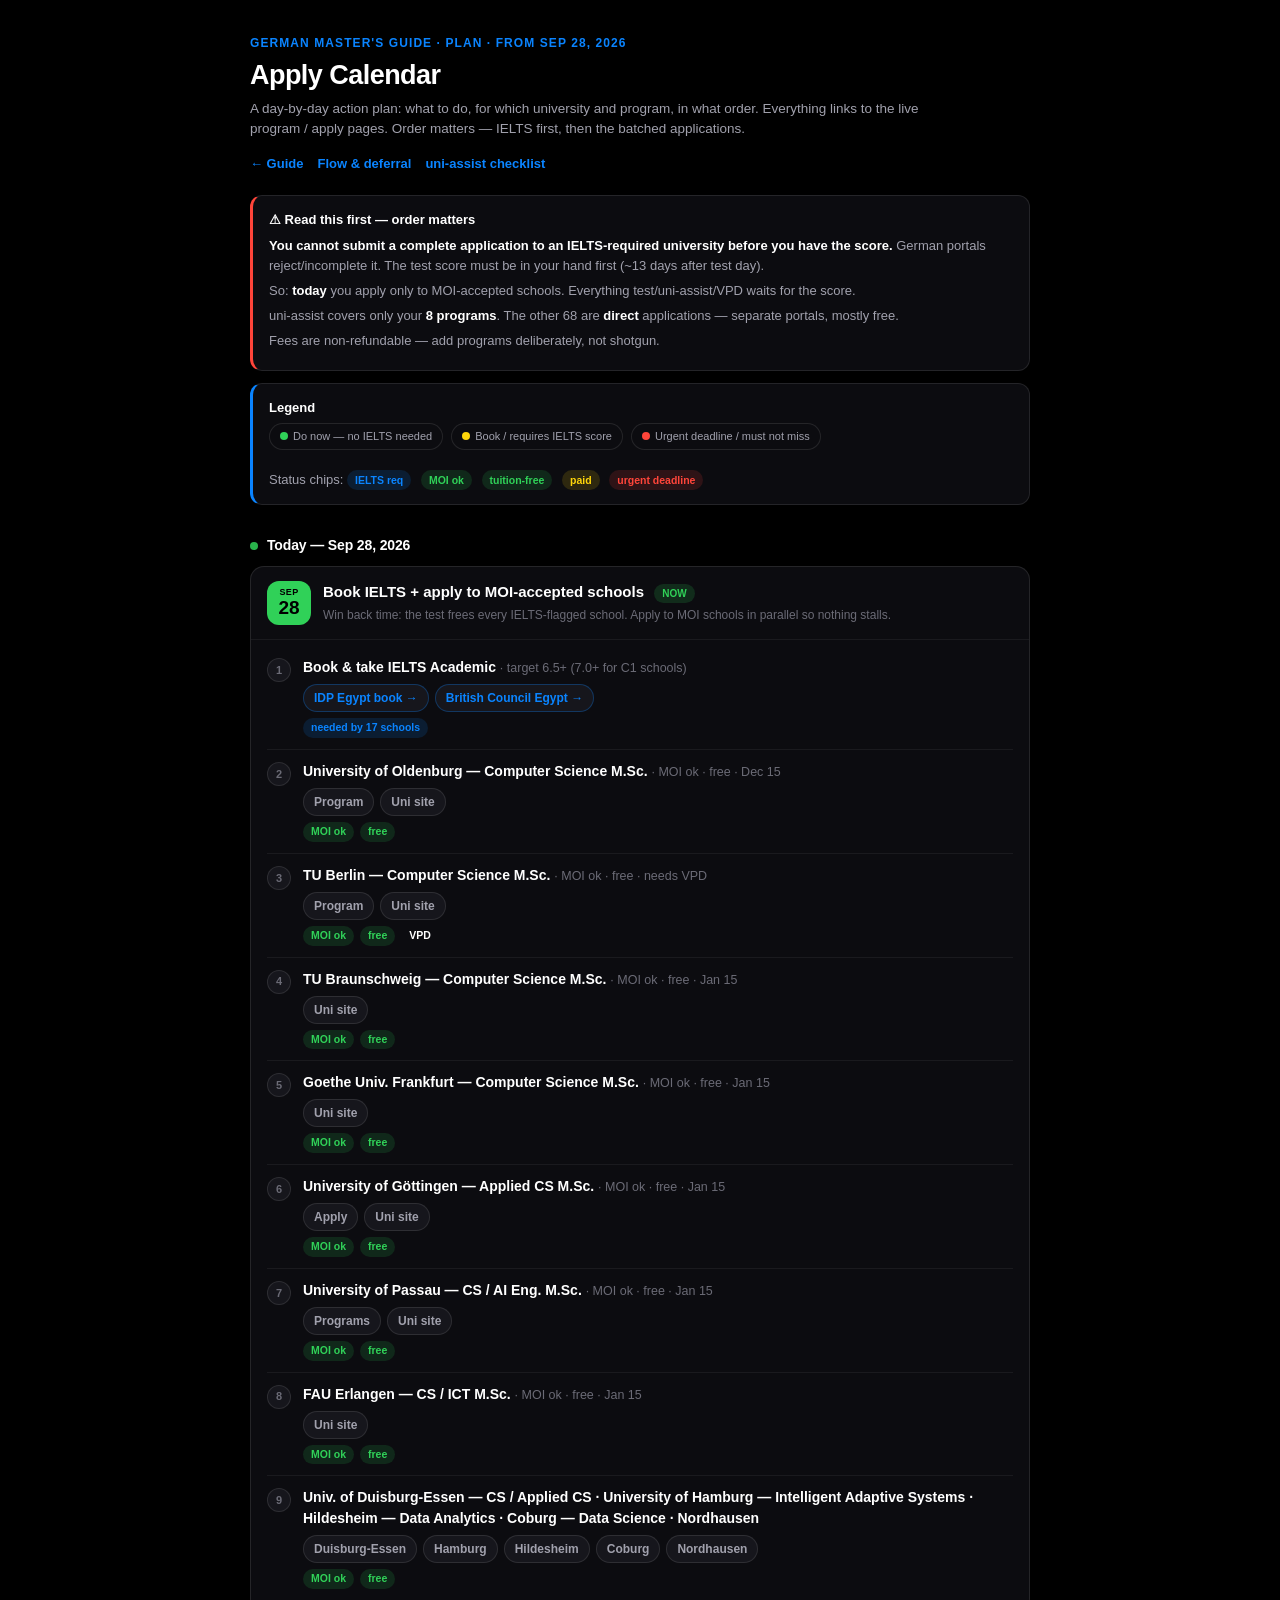
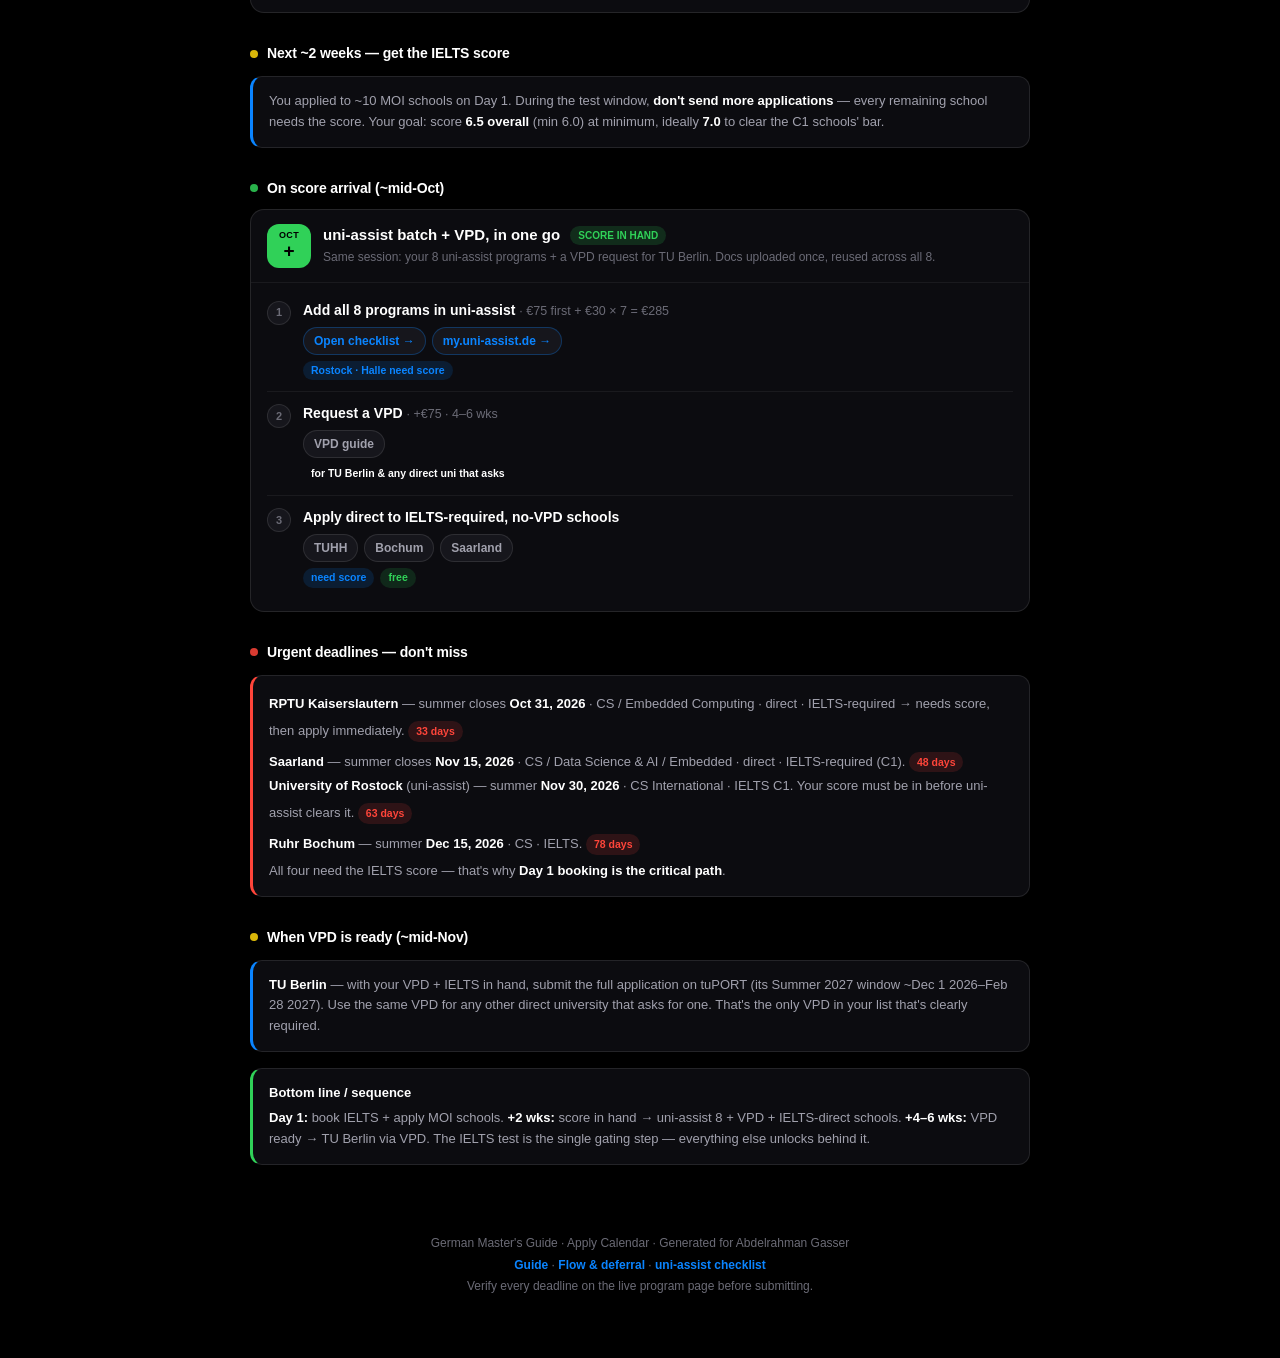
<file: university/apply-plan.html>
<!doctype html>
<html lang="en">
<head>
<meta charset="utf-8">
<meta name="viewport" content="width=device-width, initial-scale=1.0, viewport-fit=cover">
<meta name="theme-color" content="#000000">
<title>Apply Plan — Daily Calendar — German Master's Guide</title>
<style>
:root{
  --bg:#000000;--surface:#0c0c10;--surface2:#16161c;
  --hairline:rgba(255,255,255,0.10);--hairline2:rgba(255,255,255,0.06);
  --text:#ffffff;--text2:#a1a1ad;--text3:#6b6b76;
  --accent:#0a84ff;--green:#30d158;--amber:#ffd60a;--red:#ff453a;
  --radius:14px;
  --font:-apple-system,BlinkMacSystemFont,"SF Pro Display","SF Pro Text","Segoe UI",Roboto,Helvetica,Arial,sans-serif;
}
*{box-sizing:border-box;margin:0;padding:0;-webkit-tap-highlight-color:transparent}
html{-webkit-text-size-adjust:100%}
body{font-family:var(--font);background:var(--bg);color:var(--text);line-height:1.5;font-size:15px;-webkit-font-smoothing:antialiased;min-height:100vh}
a{color:var(--accent);text-decoration:none}
a:hover{text-decoration:underline}
.mast{max-width:820px;margin:0 auto;padding:34px 20px 10px}
.mast .kicker{font-size:12px;font-weight:650;color:var(--accent);text-transform:uppercase;letter-spacing:.09em;margin-bottom:8px}
.mast h1{font-size:27px;font-weight:720;letter-spacing:-0.02em;line-height:1.15}
.mast .sub{color:var(--text2);font-size:13.5px;margin-top:8px;max-width:720px}
.mast .nav{display:flex;flex-wrap:wrap;gap:14px;margin-top:14px}
.back{display:inline-block;font-size:13px;font-weight:600}
.wrap{max-width:820px;margin:0 auto;padding:0 20px 60px}
.sec-h2{font-size:14px;font-weight:680;letter-spacing:-0.01em;margin:30px 0 10px;display:flex;align-items:center;gap:9px;color:var(--text)}
.sec-h2 .dot{width:8px;height:8px;border-radius:50%;background:var(--accent);opacity:.85}
.callout{border:1px solid var(--hairline);border-left:3px solid var(--amber);border-radius:12px;background:var(--surface);padding:14px 16px;margin-top:12px}
.callout.blue{border-left-color:var(--accent)}
.callout.red{border-left-color:var(--red)}
.callout.green{border-left-color:var(--green)}
.callout h4{font-size:13px;font-weight:680;margin-bottom:6px}
.callout p,.callout li{font-size:13px;color:var(--text2);line-height:1.6}
.callout li{margin:4px 0;list-style:none}
.callout ul{padding-left:0}
.callout b{color:var(--text)}
/* Calendar day cards */
.day{background:var(--surface);border:1px solid var(--hairline);border-radius:var(--radius);overflow:hidden;margin-bottom:14px}
.day-head{display:flex;align-items:flex-start;gap:12px;padding:14px 16px;border-bottom:1px solid var(--hairline2)}
.day-badge{flex-shrink:0;width:44px;height:44px;border-radius:12px;display:flex;flex-direction:column;align-items:center;justify-content:center;background:var(--accent);color:#000}
.day-badge .mon{font-size:9px;font-weight:800;text-transform:uppercase;letter-spacing:.04em;line-height:1}
.day-badge .num{font-size:19px;font-weight:800;line-height:1.05;margin-top:1px}
.day-badge.grn{background:var(--green)}
.day-badge.amb{background:var(--amber)}
.day-badge.red{background:var(--red)}
.day-title{flex:1;min-width:0}
.day-title .t{font-size:15px;font-weight:680}
.day-title .tag{display:inline-block;font-size:10px;font-weight:700;padding:2px 8px;border-radius:99px;margin-left:6px;vertical-align:middle}
.tag-today{background:rgba(10,132,255,.16);color:var(--accent)}
.tag-now{background:rgba(48,209,88,.16);color:var(--green)}
.tag-wait{background:rgba(255,214,10,.16);color:var(--amber)}
.day-title .d{color:var(--text3);font-size:12px;margin-top:2px}
.day-body{padding:6px 16px 12px}
/* action rows */
.act{display:flex;align-items:flex-start;gap:12px;padding:11px 0;border-bottom:1px solid var(--hairline2)}
.act:last-child{border-bottom:none}
.act .nn{flex-shrink:0;width:24px;height:24px;border-radius:50%;background:var(--surface2);border:1px solid var(--hairline);color:var(--text3);font-size:11px;font-weight:700;display:flex;align-items:center;justify-content:center;margin-top:1px}
.act .b{flex:1;min-width:0}
.act .wh{font-weight:650;font-size:14px}
.act .wh span{color:var(--text3);font-weight:400;font-size:12.5px}
.act .lnks{display:flex;flex-wrap:wrap;gap:6px;margin-top:6px}
.lnk{font-size:12px;font-weight:600;padding:4px 10px;border-radius:99px;background:var(--surface2);border:1px solid var(--hairline);color:var(--text2);text-decoration:none}
.lnk:hover{background:#1f1f27;text-decoration:none;color:var(--text)}
.lnk.blue{color:var(--accent);border-color:rgba(10,132,255,.3)}
.lnk.grn{color:var(--green);border-color:rgba(48,209,88,.3)}
.lnk.amb{color:var(--amber);border-color:rgba(255,214,10,.3)}
.lnk.red{color:var(--red);border-color:rgba(255,69,58,.3)}
.chip{display:inline-block;font-size:10.5px;font-weight:700;padding:2px 8px;border-radius:99px;margin:6px 6px 0 0}
.chip.dead{background:rgba(255,69,58,.14);color:var(--red)}
.chip.free{background:rgba(48,209,88,.14);color:var(--green)}
.chip.paid{background:rgba(255,214,10,.14);color:var(--amber)}
.chip.test{background:rgba(10,132,255,.14);color:var(--accent)}
.chip.moi{background:rgba(48,209,88,.14);color:var(--green)}
.legend{display:flex;flex-wrap:wrap;gap:8px;margin:6px 0 14px}
.lg{font-size:11px;color:var(--text2);padding:4px 10px;border-radius:99px;border:1px solid var(--hairline);background:var(--surface)}
.lg i{display:inline-block;width:8px;height:8px;border-radius:50%;margin-right:5px}
.lg.g i{background:var(--green)}.lg.o i{background:var(--amber)}.lg.r i{background:var(--red)}
.foot{max-width:820px;margin:0 auto;padding:8px 22px 60px;color:var(--text3);font-size:12px;text-align:center;line-height:1.8}
.foot a{font-weight:600}
@media(max-width:560px){.mast h1{font-size:23px}}
</style>
</head>
<body>

<div class="mast">
  <div class="kicker">German Master's Guide · Plan · from Sep 28, 2026</div>
  <h1>Apply Calendar</h1>
  <div class="sub">A day-by-day action plan: what to do, for which university and program, in what order. Everything links to the live program / apply pages. Order matters — IELTS first, then the batched applications.</div>
  <div class="nav">
    <a class="back" href="index.html">← Guide</a>
    <a class="back" href="flow.html">Flow &amp; deferral</a>
    <a class="back" href="uniassist.html">uni-assist checklist</a>
  </div>
</div>

<div class="wrap">

  <div class="callout red">
    <h4>⚠ Read this first — order matters</h4>
    <ul>
      <li><b>You cannot submit a complete application to an IELTS-required university before you have the score.</b> German portals reject/incomplete it. The test score must be in your hand first (~13 days after test day).</li>
      <li>So: <b>today</b> you apply only to MOI-accepted schools. Everything test/uni-assist/VPD waits for the score.</li>
      <li>uni-assist covers only your <b>8 programs</b>. The other 68 are <b>direct</b> applications — separate portals, mostly free.</li>
      <li>Fees are non-refundable — add programs deliberately, not shotgun.</li>
    </ul>
  </div>

  <div class="callout blue">
    <h4>Legend</h4>
    <div class="legend">
      <span class="lg g"><i></i>Do now — no IELTS needed</span>
      <span class="lg o"><i></i>Book / requires IELTS score</span>
      <span class="lg r"><i></i>Urgent deadline / must not miss</span>
    </div>
    <p>Status chips: <span class="chip test">IELTS req</span> <span class="chip moi">MOI ok</span> <span class="chip free">tuition-free</span> <span class="chip paid">paid</span> <span class="chip dead">urgent deadline</span></p>
  </div>

  <!-- DAY 1 -->
  <div class="sec-h2"><span class="dot" style="background:var(--green)"></span>Today — Sep 28, 2026</div>
  <div class="day">
    <div class="day-head">
      <div class="day-badge grn"><div class="mon">SEP</div><div class="num">28</div></div>
      <div class="day-title">
        <div class="t">Book IELTS + apply to MOI-accepted schools <span class="tag tag-now">NOW</span></div>
        <div class="d">Win back time: the test frees every IELTS-flagged school. Apply to MOI schools in parallel so nothing stalls.</div>
      </div>
    </div>
    <div class="day-body">
      <div class="act"><div class="nn">1</div><div class="b">
        <div class="wh">Book &amp; take IELTS Academic <span>· target 6.5+ (7.0+ for C1 schools)</span></div>
        <div class="lnks"><a class="lnk blue" href="https://ielts.idp.com/egypt" target="_blank" rel="noopener">IDP Egypt book →</a><a class="lnk blue" href="https://www.britishcouncil.org.eg/en/exam/ielts" target="_blank" rel="noopener">British Council Egypt →</a></div>
        <span class="chip test">needed by 17 schools</span>
      </div></div>
      <div class="act"><div class="nn">2</div><div class="b">
        <div class="wh">University of Oldenburg — Computer Science M.Sc. <span>· MOI ok · free · Dec 15</span></div>
        <div class="lnks"><a class="lnk" href="https://uol.de/en/course-of-study/computer-science-master-642" target="_blank" rel="noopener">Program</a><a class="lnk" href="https://uol.de/en" target="_blank" rel="noopener">Uni site</a></div>
        <span class="chip moi">MOI ok</span><span class="chip free">free</span>
      </div></div>
      <div class="act"><div class="nn">3</div><div class="b">
        <div class="wh">TU Berlin — Computer Science M.Sc. <span>· MOI ok · free · needs VPD</span></div>
        <div class="lnks"><a class="lnk" href="https://www.tu.berlin/en/studying/study-programs/all-programs-offered/study-course/computer-science-informatik-m-sc" target="_blank" rel="noopener">Program</a><a class="lnk" href="https://www.tu.berlin/en" target="_blank" rel="noopener">Uni site</a></div>
        <span class="chip moi">MOI ok</span><span class="chip free">free</span><span class="chip amb">VPD</span>
      </div></div>
      <div class="act"><div class="nn">4</div><div class="b">
        <div class="wh">TU Braunschweig — Computer Science M.Sc. <span>· MOI ok · free · Jan 15</span></div>
        <div class="lnks"><a class="lnk" href="https://www.tu-braunschweig.de/en" target="_blank" rel="noopener">Uni site</a></div>
        <span class="chip moi">MOI ok</span><span class="chip free">free</span>
      </div></div>
      <div class="act"><div class="nn">5</div><div class="b">
        <div class="wh">Goethe Univ. Frankfurt — Computer Science M.Sc. <span>· MOI ok · free · Jan 15</span></div>
        <div class="lnks"><a class="lnk" href="https://www.uni-frankfurt.de/en" target="_blank" rel="noopener">Uni site</a></div>
        <span class="chip moi">MOI ok</span><span class="chip free">free</span>
      </div></div>
      <div class="act"><div class="nn">6</div><div class="b">
        <div class="wh">University of Göttingen — Applied CS M.Sc. <span>· MOI ok · free · Jan 15</span></div>
        <div class="lnks"><a class="lnk" href="https://www.uni-goettingen.de/en/642406.html" target="_blank" rel="noopener">Apply</a><a class="lnk" href="https://www.uni-goettingen.de/en" target="_blank" rel="noopener">Uni site</a></div>
        <span class="chip moi">MOI ok</span><span class="chip free">free</span>
      </div></div>
      <div class="act"><div class="nn">7</div><div class="b">
        <div class="wh">University of Passau — CS / AI Eng. M.Sc. <span>· MOI ok · free · Jan 15</span></div>
        <div class="lnks"><a class="lnk" href="https://www.uni-passau.de/en/international-programmes" target="_blank" rel="noopener">Programs</a><a class="lnk" href="https://www.uni-passau.de/en/" target="_blank" rel="noopener">Uni site</a></div>
        <span class="chip moi">MOI ok</span><span class="chip free">free</span>
      </div></div>
      <div class="act"><div class="nn">8</div><div class="b">
        <div class="wh">FAU Erlangen — CS / ICT M.Sc. <span>· MOI ok · free · Jan 15</span></div>
        <div class="lnks"><a class="lnk" href="https://www.fau.eu/" target="_blank" rel="noopener">Uni site</a></div>
        <span class="chip moi">MOI ok</span><span class="chip free">free</span>
      </div></div>
      <div class="act"><div class="nn">9</div><div class="b">
        <div class="wh">Univ. of Duisburg-Essen — CS / Applied CS · University of Hamburg — Intelligent Adaptive Systems · Hildesheim — Data Analytics · Coburg — Data Science · Nordhausen</div>
        <div class="lnks"><a class="lnk" href="https://www.uni-due.de/en/" target="_blank" rel="noopener">Duisburg-Essen</a><a class="lnk" href="https://www.uni-hamburg.de/en.html" target="_blank" rel="noopener">Hamburg</a><a class="lnk" href="https://www.uni-hildesheim.de/en/" target="_blank" rel="noopener">Hildesheim</a><a class="lnk" href="https://www.hs-coburg.de/en/" target="_blank" rel="noopener">Coburg</a><a class="lnk" href="https://www.hs-nordhausen.de/en" target="_blank" rel="noopener">Nordhausen</a></div>
        <span class="chip moi">MOI ok</span><span class="chip free">free</span>
      </div></div>
    </div>
  </div>

  <!-- WINDOW: get score -->
  <div class="sec-h2"><span class="dot" style="background:var(--amber)"></span>Next ~2 weeks — get the IELTS score</div>
  <div class="callout blue">
    <p>You applied to ~10 MOI schools on Day 1. During the test window, <b>don't send more applications</b> — every remaining school needs the score. Your goal: score <b>6.5 overall</b> (min 6.0) at minimum, ideally <b>7.0</b> to clear the C1 schools' bar.</p>
  </div>

  <!-- WHEN SCORE ARRIVES -->
  <div class="sec-h2"><span class="dot" style="background:var(--green)"></span>On score arrival (~mid-Oct)</div>
  <div class="day">
    <div class="day-head">
      <div class="day-badge grn"><div class="mon">OCT</div><div class="num">+</div></div>
      <div class="day-title">
        <div class="t">uni-assist batch + VPD, in one go <span class="tag tag-now">SCORE IN HAND</span></div>
        <div class="d">Same session: your 8 uni-assist programs + a VPD request for TU Berlin. Docs uploaded once, reused across all 8.</div>
      </div>
    </div>
    <div class="day-body">
      <div class="act"><div class="nn">1</div><div class="b">
        <div class="wh">Add all 8 programs in uni-assist <span>· €75 first + €30 × 7 = €285</span></div>
        <div class="lnks"><a class="lnk blue" href="uniassist.html">Open checklist →</a><a class="lnk blue" href="https://my.uni-assist.de/" target="_blank" rel="noopener">my.uni-assist.de →</a></div>
        <span class="chip test">Rostock · Halle need score</span>
      </div></div>
      <div class="act"><div class="nn">2</div><div class="b">
        <div class="wh">Request a VPD <span>· +€75 · 4–6 wks</span></div>
        <div class="lnks"><a class="lnk" href="https://www.uni-assist.de/en/how-to-apply/plan-your-application/vpd/" target="_blank" rel="noopener">VPD guide</a></div>
        <span class="chip amb">for TU Berlin &amp; any direct uni that asks</span>
      </div></div>
      <div class="act"><div class="nn">3</div><div class="b">
        <div class="wh">Apply direct to IELTS-required, no-VPD schools</div>
        <div class="lnks"><a class="lnk" href="https://www.tuhh.de/tuhh/en/studying/before-studying/degree-courses/masters-programs/computer-science" target="_blank" rel="noopener">TUHH</a><a class="lnk" href="https://informatik.rub.de/en/studies/application/msc-cs" target="_blank" rel="noopener">Bochum</a><a class="lnk" href="https://saarland-informatics-campus.de/en/studium-studies/master-english/" target="_blank" rel="noopener">Saarland</a></div>
        <span class="chip test">need score</span><span class="chip free">free</span>
      </div></div>
    </div>
  </div>

  <!-- URGENT deadlines to watch -->
  <div class="sec-h2"><span class="dot" style="background:var(--red)"></span>Urgent deadlines — don't miss</div>
  <div class="callout red">
    <ul>
      <li><b>RPTU Kaiserslautern</b> — summer closes <b>Oct 31, 2026</b> · CS / Embedded Computing · direct · IELTS-required → needs score, then apply immediately. <span class="chip dead">33 days</span></li>
      <li><b>Saarland</b> — summer closes <b>Nov 15, 2026</b> · CS / Data Science &amp; AI / Embedded · direct · IELTS-required (C1). <span class="chip dead">48 days</span></li>
      <li><b>University of Rostock</b> (uni-assist) — summer <b>Nov 30, 2026</b> · CS International · IELTS C1. Your score must be in before uni-assist clears it. <span class="chip dead">63 days</span></li>
      <li><b>Ruhr Bochum</b> — summer <b>Dec 15, 2026</b> · CS · IELTS. <span class="chip dead">78 days</span></li>
    </ul>
    <p style="margin-top:6px">All four need the IELTS score — that's why <b>Day 1 booking is the critical path</b>.</p>
  </div>

  <!-- When VPD ready -->
  <div class="sec-h2"><span class="dot" style="background:var(--amber)"></span>When VPD is ready (~mid-Nov)</div>
  <div class="callout blue">
    <p><b>TU Berlin</b> — with your VPD + IELTS in hand, submit the full application on tuPORT (its Summer 2027 window ~Dec 1 2026–Feb 28 2027). Use the same VPD for any other direct university that asks for one. That's the only VPD in your list that's clearly required.</p>
  </div>

  <div class="callout green" style="margin-top:16px">
    <h4>Bottom line / sequence</h4>
    <p><b>Day 1:</b> book IELTS + apply MOI schools. <b>+2 wks:</b> score in hand → uni-assist 8 + VPD + IELTS-direct schools. <b>+4–6 wks:</b> VPD ready → TU Berlin via VPD. The IELTS test is the single gating step — everything else unlocks behind it.</p>
  </div>

</div>

<div class="foot">
  German Master's Guide · Apply Calendar · Generated for Abdelrahman Gasser<br>
  <a href="index.html">Guide</a> · <a href="flow.html">Flow &amp; deferral</a> · <a href="uniassist.html">uni-assist checklist</a><br>
  Verify every deadline on the live program page before submitting.
</div>

</body>
</html>
</file>
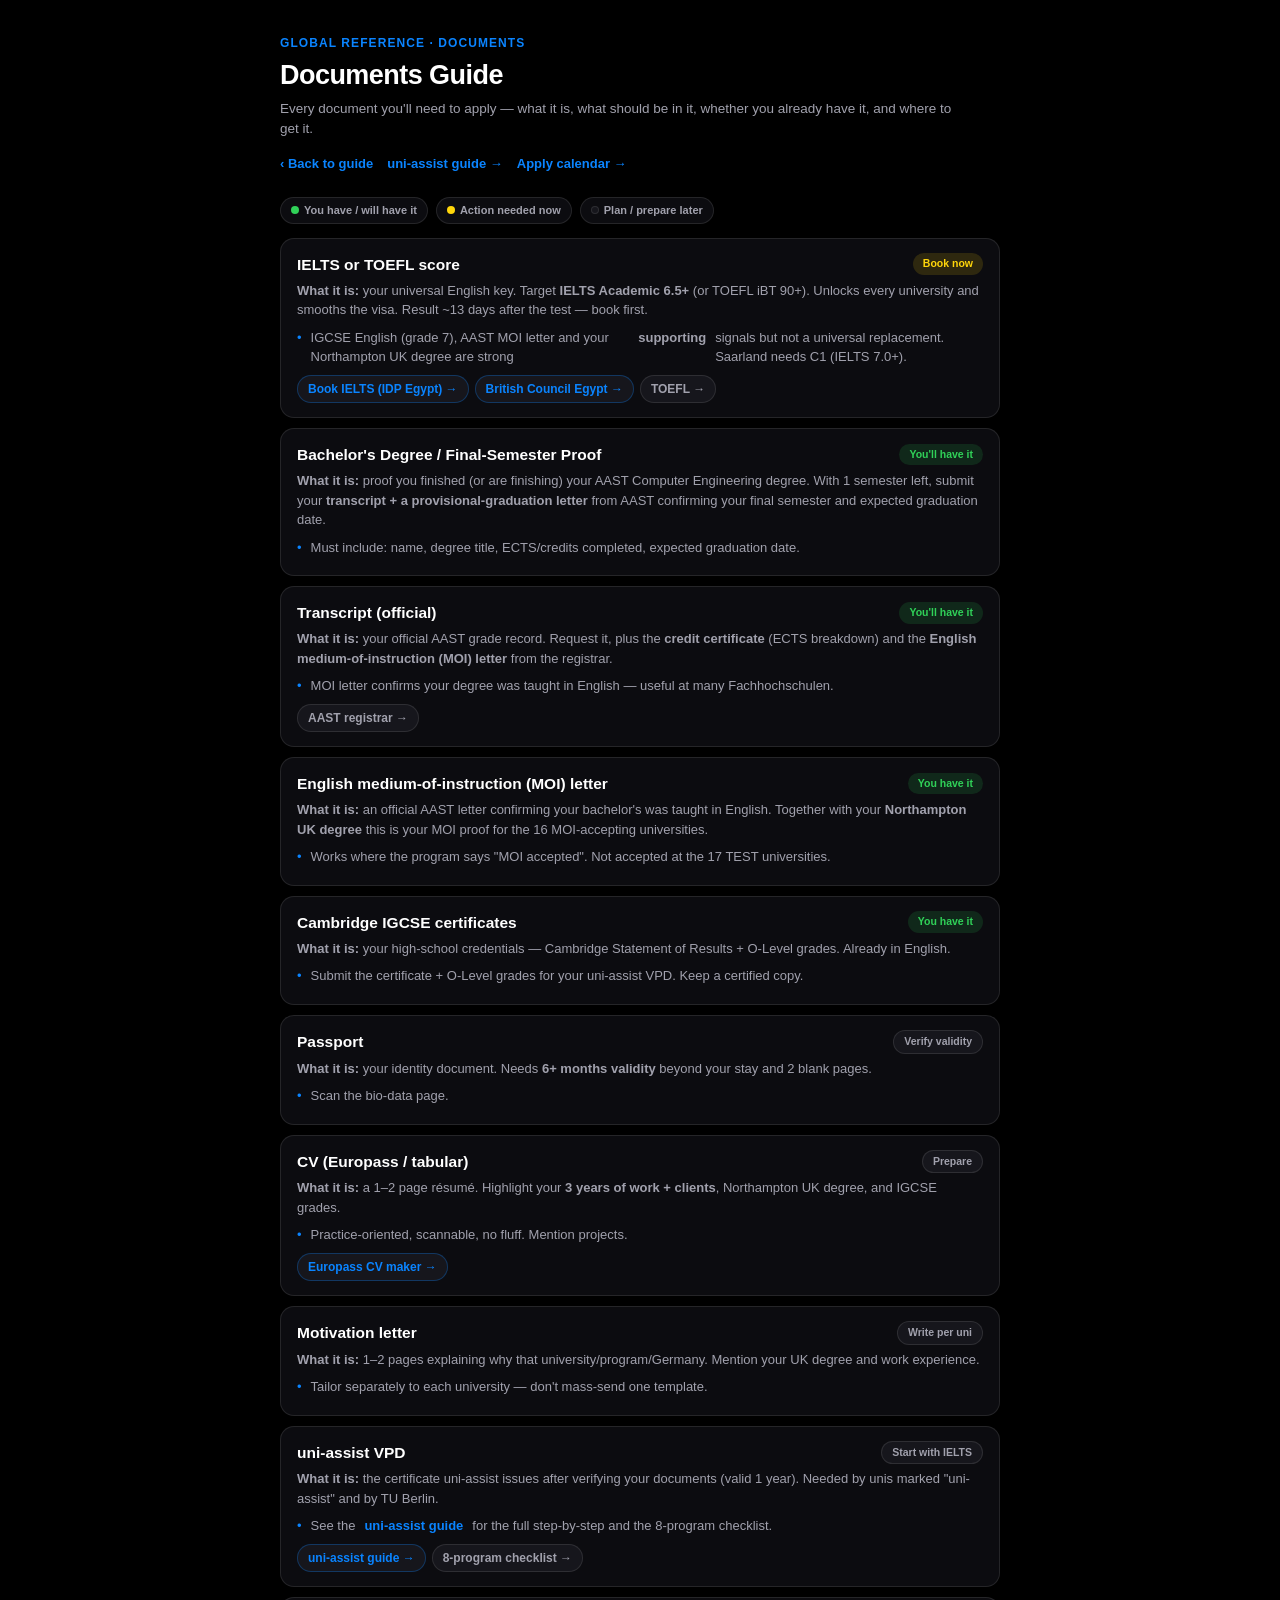
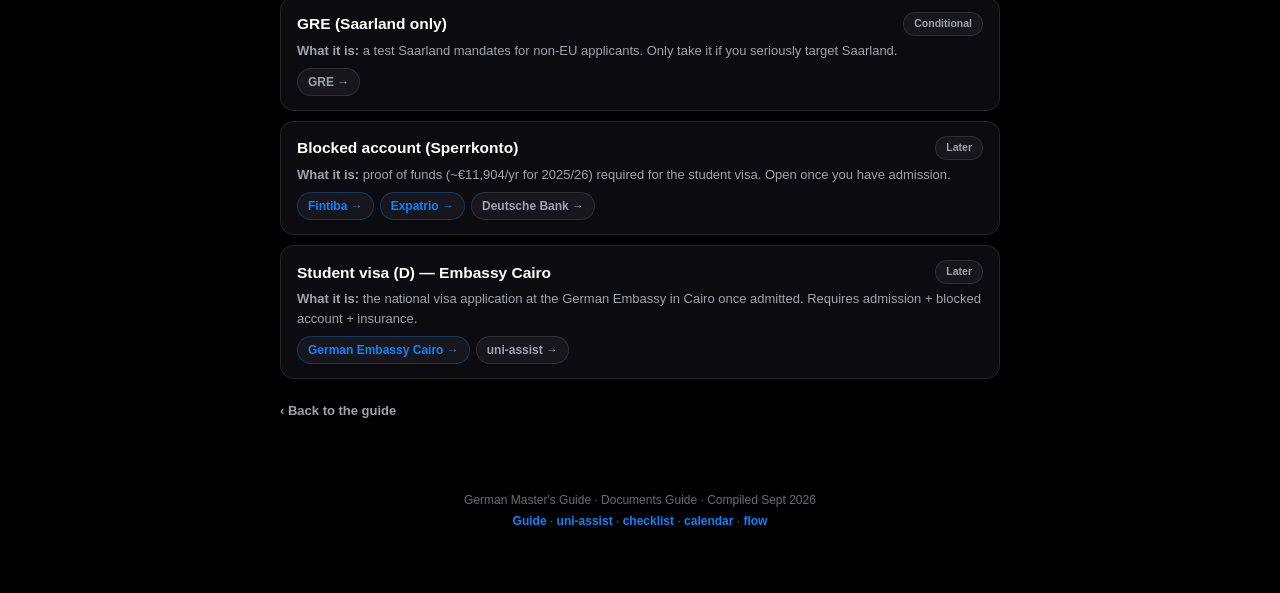
<file: university/documents.html>
<!DOCTYPE html>
<html lang="en">
<head>
<meta charset="UTF-8">
<meta name="viewport" content="width=device-width, initial-scale=1.0, viewport-fit=cover">
<meta name="theme-color" content="#000000">
<title>Documents Guide — German Master's Guide</title>
<style>
:root{
  --bg:#000000;--surface:#0c0c10;--surface2:#16161c;
  --hairline:rgba(255,255,255,0.10);--hairline2:rgba(255,255,255,0.06);
  --text:#ffffff;--text2:#a1a1ad;--text3:#6b6b76;
  --accent:#0a84ff;--green:#30d158;--amber:#ffd60a;--red:#ff453a;
  --radius:14px;
  --font:-apple-system,BlinkMacSystemFont,"SF Pro Display","SF Pro Text","Segoe UI",Roboto,Helvetica,Arial,sans-serif;
}
*{box-sizing:border-box;margin:0;padding:0;-webkit-tap-highlight-color:transparent}
html{-webkit-text-size-adjust:100%}
body{font-family:var(--font);background:var(--bg);color:var(--text);line-height:1.5;font-size:15px;-webkit-font-smoothing:antialiased;min-height:100vh}
a{color:var(--accent);text-decoration:none}
a:hover{text-decoration:underline}
.mast{max-width:760px;margin:0 auto;padding:34px 20px 10px}
.mast .kicker{font-size:12px;font-weight:650;color:var(--accent);text-transform:uppercase;letter-spacing:.09em;margin-bottom:8px}
.mast h1{font-size:27px;font-weight:720;letter-spacing:-0.02em;line-height:1.15}
.mast .sub{color:var(--text2);font-size:13.5px;margin-top:8px;max-width:680px}
.mast .nav{display:flex;flex-wrap:wrap;gap:14px;margin-top:14px}
.back{display:inline-block;font-size:13px;font-weight:600}
.wrap{max-width:760px;margin:0 auto;padding:0 20px 60px}
.legend{display:flex;flex-wrap:wrap;gap:8px;margin:14px 0}
.lg{font-size:11px;font-weight:600;color:var(--text2);padding:4px 10px;border-radius:99px;border:1px solid var(--hairline);background:var(--surface)}
.lg i{display:inline-block;width:8px;height:8px;border-radius:50%;margin-right:5px}
.lg.g i{background:var(--green)}.lg.o i{background:var(--amber)}.lg.r i{background:var(--red)}
.doc{background:var(--surface);border:1px solid var(--hairline);border-radius:var(--radius);padding:14px 16px;margin:10px 0}
.doc .dn{font-size:15.5px;font-weight:660;display:flex;align-items:center;justify-content:space-between;gap:10px;flex-wrap:wrap}
.doc .kat{font-size:10.5px;font-weight:700;padding:3px 10px;border-radius:999px;flex-shrink:0}
.kat-have{background:rgba(48,209,88,.14);color:var(--green)}
.kat-need{background:rgba(255,214,10,.14);color:var(--amber)}
.kat-plan{background:var(--surface2);border:1px solid var(--hairline);color:var(--text2)}
.doc .what{color:var(--text2);font-size:13px;margin-top:5px;line-height:1.5}
.doc ul{list-style:none;padding:0;margin:8px 0 0}
.doc ul li{display:flex;gap:9px;align-items:flex-start;color:var(--text2);font-size:13px;margin-bottom:4px}
.doc ul li::before{content:'•';color:var(--accent);flex-shrink:0}
.doc .lks{display:flex;flex-wrap:wrap;gap:6px;margin-top:8px}
.lnk{font-size:12px;font-weight:600;padding:4px 10px;border-radius:99px;background:var(--surface2);border:1px solid var(--hairline);color:var(--text2);text-decoration:none}
.lnk:hover{background:#1f1f27;text-decoration:none;color:var(--text)}
.lnk.blue{color:var(--accent);border-color:rgba(10,132,255,.3)}
.foot{max-width:760px;margin:0 auto;padding:8px 22px 60px;color:var(--text3);font-size:12px;text-align:center;line-height:1.8}
.foot a{font-weight:600}
@media(max-width:560px){.mast h1{font-size:23px}}
</style>
</head>
<body>

<div class="mast">
  <div class="kicker">Global reference · documents</div>
  <h1>Documents Guide</h1>
  <div class="sub">Every document you'll need to apply — what it is, what should be in it, whether you already have it, and where to get it.</div>
  <div class="nav">
    <a class="back" href="index.html">‹ Back to guide</a>
    <a class="back" href="uni-assist.html">uni-assist guide →</a>
    <a class="back" href="apply-plan.html">Apply calendar →</a>
  </div>
</div>

<div class="wrap">

  <div class="legend">
    <span class="lg g"><i></i>You have / will have it</span>
    <span class="lg o"><i></i>Action needed now</span>
    <span class="lg"><i style="background:var(--surface2);border:1px solid var(--hairline)"></i>Plan / prepare later</span>
  </div>

  <div class="doc">
    <div class="dn">IELTS or TOEFL score <span class="kat kat-need">Book now</span></div>
    <div class="what"><b>What it is:</b> your universal English key. Target <b>IELTS Academic 6.5+</b> (or TOEFL iBT 90+). Unlocks every university and smooths the visa. Result ~13 days after the test — book first.</div>
    <ul><li>IGCSE English (grade 7), AAST MOI letter and your Northampton UK degree are strong <b>supporting</b> signals but not a universal replacement. Saarland needs C1 (IELTS 7.0+).</li></ul>
    <div class="lks"><a class="lnk blue" href="https://ielts.idp.com/egypt" target="_blank" rel="noopener">Book IELTS (IDP Egypt) →</a><a class="lnk blue" href="https://www.britishcouncil.org.eg/en/exam/ielts" target="_blank" rel="noopener">British Council Egypt →</a><a class="lnk" href="https://www.ets.org/toefl" target="_blank" rel="noopener">TOEFL →</a></div>
  </div>

  <div class="doc">
    <div class="dn">Bachelor's Degree / Final-Semester Proof <span class="kat kat-have">You'll have it</span></div>
    <div class="what"><b>What it is:</b> proof you finished (or are finishing) your AAST Computer Engineering degree. With 1 semester left, submit your <b>transcript + a provisional-graduation letter</b> from AAST confirming your final semester and expected graduation date.</div>
    <ul><li>Must include: name, degree title, ECTS/credits completed, expected graduation date.</li></ul>
  </div>

  <div class="doc">
    <div class="dn">Transcript (official) <span class="kat kat-have">You'll have it</span></div>
    <div class="what"><b>What it is:</b> your official AAST grade record. Request it, plus the <b>credit certificate</b> (ECTS breakdown) and the <b>English medium-of-instruction (MOI) letter</b> from the registrar.</div>
    <ul><li>MOI letter confirms your degree was taught in English — useful at many Fachhochschulen.</li></ul>
    <div class="lks"><a class="lnk" href="https://aast.edu/" target="_blank" rel="noopener">AAST registrar →</a></div>
  </div>

  <div class="doc">
    <div class="dn">English medium-of-instruction (MOI) letter <span class="kat kat-have">You have it</span></div>
    <div class="what"><b>What it is:</b> an official AAST letter confirming your bachelor's was taught in English. Together with your <b>Northampton UK degree</b> this is your MOI proof for the 16 MOI-accepting universities.</div>
    <ul><li>Works where the program says "MOI accepted". Not accepted at the 17 TEST universities.</li></ul>
  </div>

  <div class="doc">
    <div class="dn">Cambridge IGCSE certificates <span class="kat kat-have">You have it</span></div>
    <div class="what"><b>What it is:</b> your high-school credentials — Cambridge Statement of Results + O-Level grades. Already in English.</div>
    <ul><li>Submit the certificate + O-Level grades for your uni-assist VPD. Keep a certified copy.</li></ul>
  </div>

  <div class="doc">
    <div class="dn">Passport <span class="kat kat-plan">Verify validity</span></div>
    <div class="what"><b>What it is:</b> your identity document. Needs <b>6+ months validity</b> beyond your stay and 2 blank pages.</div>
    <ul><li>Scan the bio-data page.</li></ul>
  </div>

  <div class="doc">
    <div class="dn">CV (Europass / tabular) <span class="kat kat-plan">Prepare</span></div>
    <div class="what"><b>What it is:</b> a 1–2 page résumé. Highlight your <b>3 years of work + clients</b>, Northampton UK degree, and IGCSE grades.</div>
    <ul><li>Practice-oriented, scannable, no fluff. Mention projects.</li></ul>
    <div class="lks"><a class="lnk blue" href="https://europa.eu/europass/en/create-europass-cv" target="_blank" rel="noopener">Europass CV maker →</a></div>
  </div>

  <div class="doc">
    <div class="dn">Motivation letter <span class="kat kat-plan">Write per uni</span></div>
    <div class="what"><b>What it is:</b> 1–2 pages explaining why that university/program/Germany. Mention your UK degree and work experience.</div>
    <ul><li>Tailor separately to each university — don't mass-send one template.</li></ul>
  </div>

  <div class="doc">
    <div class="dn">uni-assist VPD <span class="kat kat-plan">Start with IELTS</span></div>
    <div class="what"><b>What it is:</b> the certificate uni-assist issues after verifying your documents (valid 1 year). Needed by unis marked "uni-assist" and by TU Berlin.</div>
    <ul><li>See the <a href="uni-assist.html" style="color:var(--accent)"><b>uni-assist guide</b></a> for the full step-by-step and the 8-program checklist.</li></ul>
    <div class="lks"><a class="lnk blue" href="uni-assist.html" >uni-assist guide →</a><a class="lnk" href="uniassist.html">8-program checklist →</a></div>
  </div>

  <div class="doc">
    <div class="dn">GRE (Saarland only) <span class="kat kat-plan">Conditional</span></div>
    <div class="what"><b>What it is:</b> a test Saarland mandates for non-EU applicants. Only take it if you seriously target Saarland.</div>
    <div class="lks"><a class="lnk" href="https://www.ets.org/gre.html" target="_blank" rel="noopener">GRE →</a></div>
  </div>

  <div class="doc">
    <div class="dn">Blocked account (Sperrkonto) <span class="kat kat-plan">Later</span></div>
    <div class="what"><b>What it is:</b> proof of funds (~€11,904/yr for 2025/26) required for the student visa. Open once you have admission.</div>
    <div class="lks"><a class="lnk blue" href="https://www.fintiba.com/" target="_blank" rel="noopener">Fintiba →</a><a class="lnk blue" href="https://www.expatrio.com/" target="_blank" rel="noopener">Expatrio →</a><a class="lnk" href="https://www.deutsche-bank.de/" target="_blank" rel="noopener">Deutsche Bank →</a></div>
  </div>

  <div class="doc">
    <div class="dn">Student visa (D) — Embassy Cairo <span class="kat kat-plan">Later</span></div>
    <div class="what"><b>What it is:</b> the national visa application at the German Embassy in Cairo once admitted. Requires admission + blocked account + insurance.</div>
    <div class="lks"><a class="lnk blue" href="https://kairo.diplo.de/" target="_blank" rel="noopener">German Embassy Cairo →</a><a class="lnk" href="https://www.uni-assist.de/en/" target="_blank" rel="noopener">uni-assist →</a></div>
  </div>

  <div style="margin-top:20px"><a href="index.html" style="color:var(--text2);font-size:13px;font-weight:600">‹ Back to the guide</a></div>
</div>

<div class="foot">German Master's Guide · Documents Guide · Compiled Sept 2026<br>
<a href="index.html">Guide</a> · <a href="uni-assist.html">uni-assist</a> · <a href="uniassist.html">checklist</a> · <a href="apply-plan.html">calendar</a> · <a href="flow.html">flow</a></div>
</body>
</html>
</file>
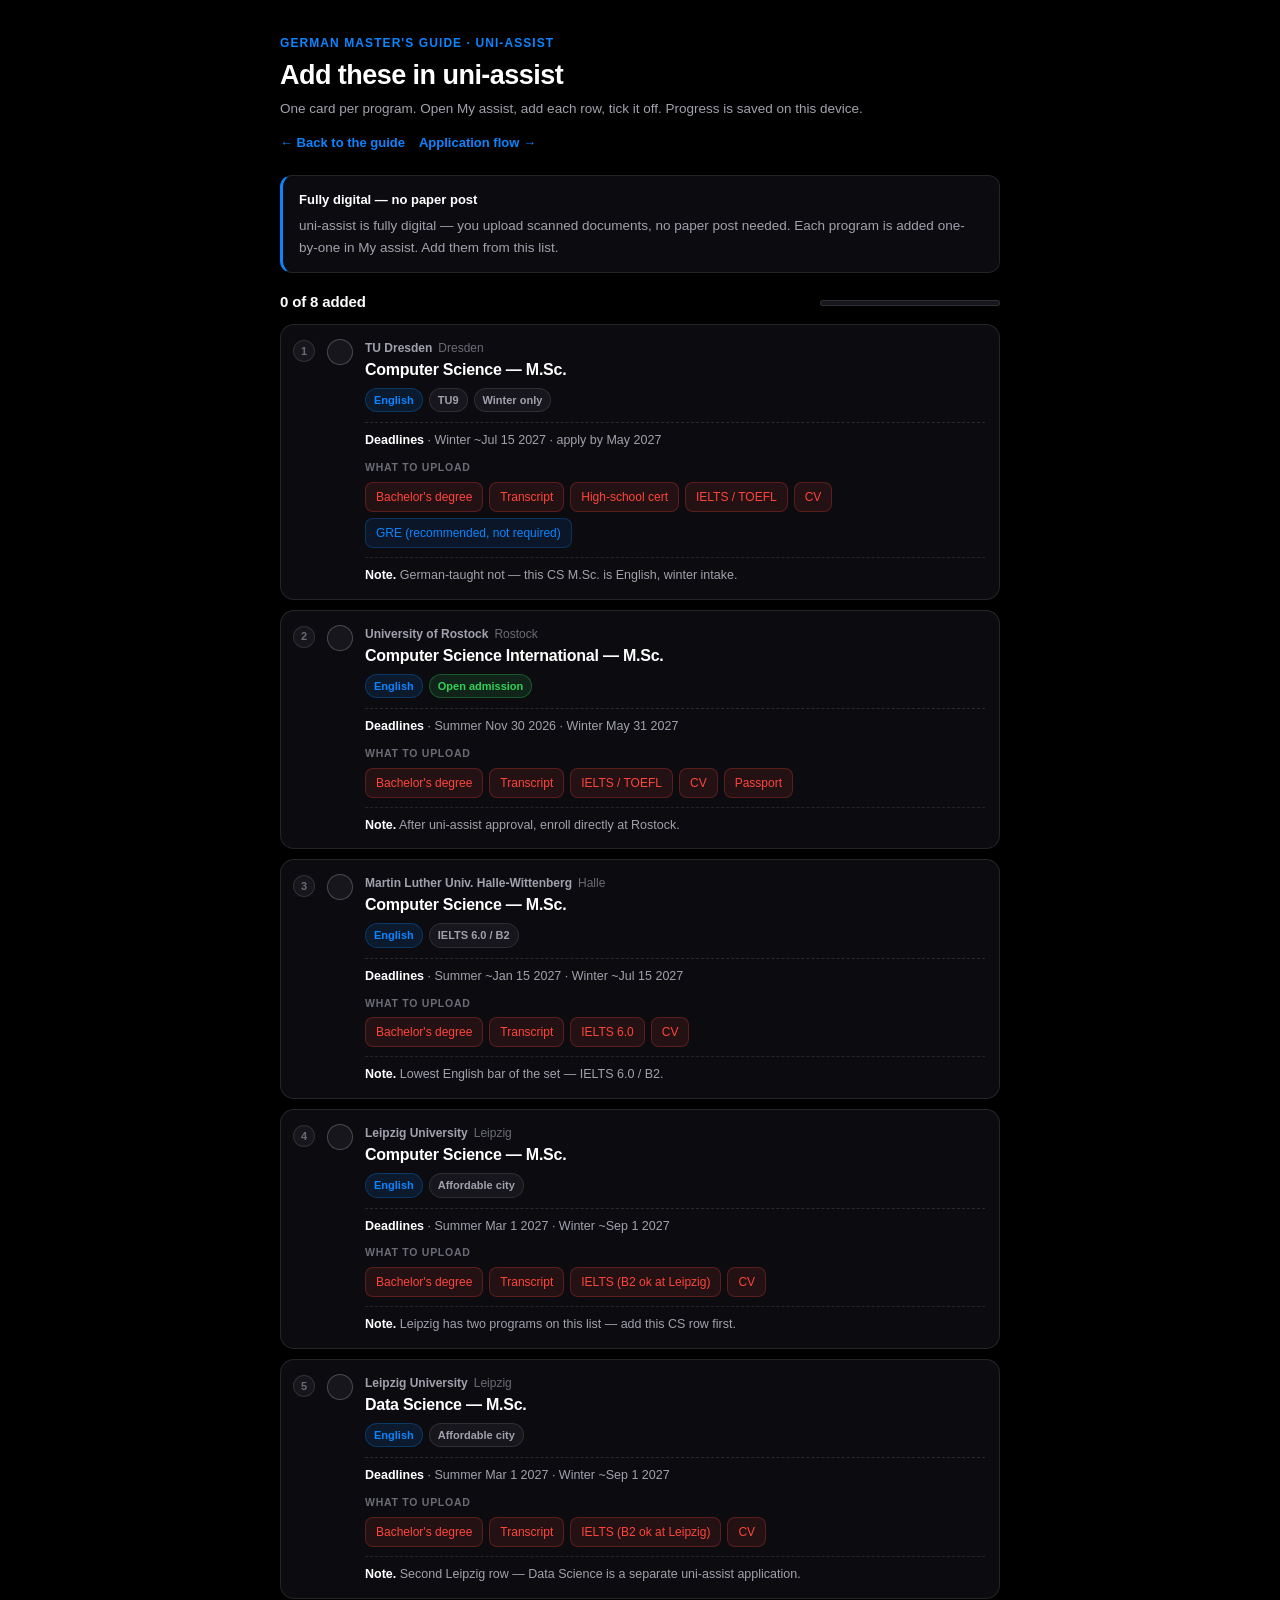
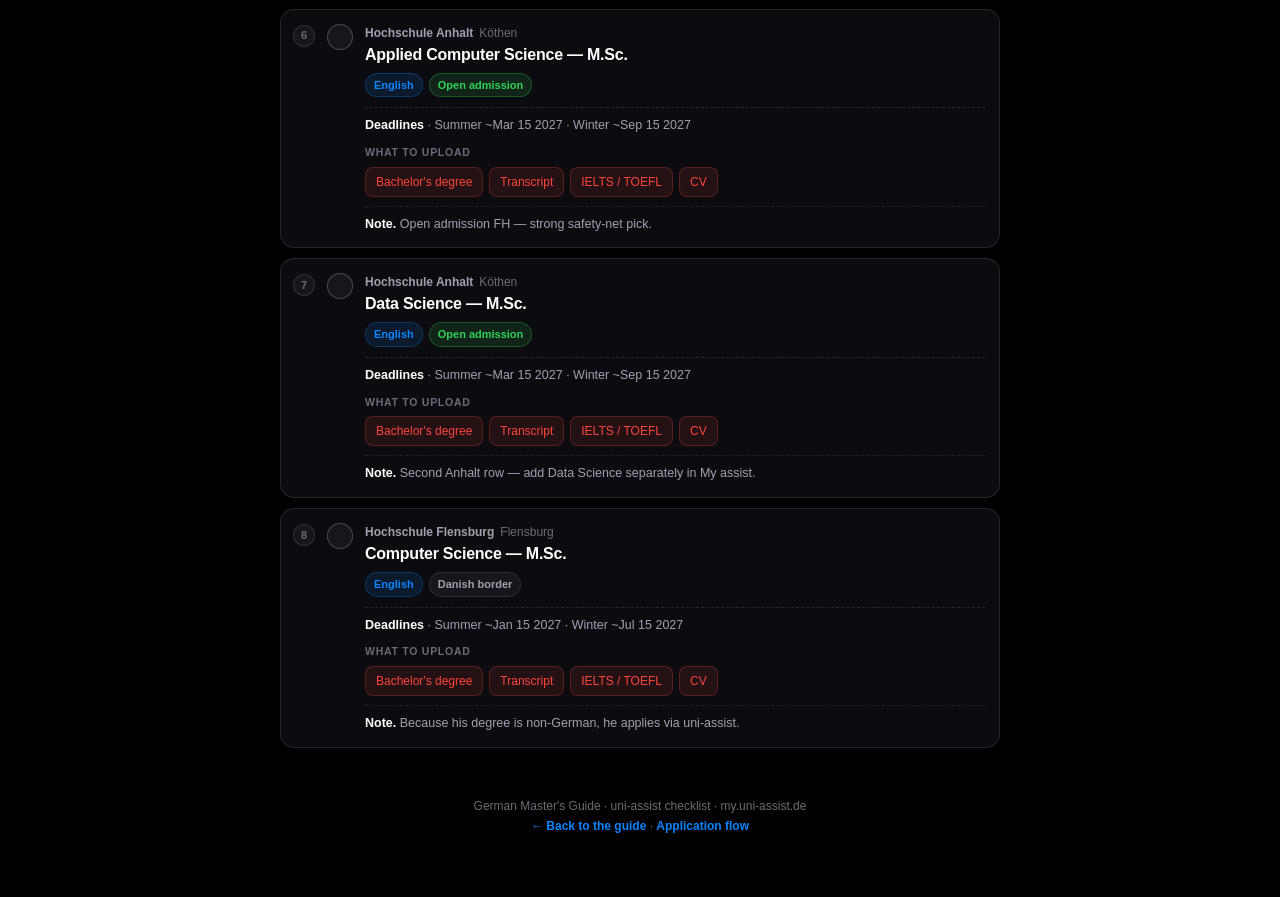
<file: university/uniassist.html>
<!doctype html>
<html lang="en">
<head>
<meta charset="utf-8">
<meta name="viewport" content="width=device-width, initial-scale=1.0, viewport-fit=cover">
<meta name="theme-color" content="#000000">
<title>Add these in uni-assist — German Master's Guide</title>
<style>
:root{
  --bg:#000000;--surface:#0c0c10;--surface2:#16161c;
  --hairline:rgba(255,255,255,0.10);--hairline2:rgba(255,255,255,0.06);
  --text:#ffffff;--text2:#a1a1ad;--text3:#6b6b76;
  --accent:#0a84ff;--green:#30d158;--amber:#ffd60a;--red:#ff453a;
  --radius:14px;
  --font:-apple-system,BlinkMacSystemFont,"SF Pro Display","SF Pro Text","Segoe UI",Roboto,Helvetica,Arial,sans-serif;
}
*{box-sizing:border-box;margin:0;padding:0;-webkit-tap-highlight-color:transparent}
html{-webkit-text-size-adjust:100%}
body{font-family:var(--font);background:var(--bg);color:var(--text);line-height:1.5;font-size:15px;-webkit-font-smoothing:antialiased;min-height:100vh}
a{color:var(--accent);text-decoration:none}
a:hover{text-decoration:underline}

.mast{max-width:760px;margin:0 auto;padding:34px 20px 10px}
.mast .kicker{font-size:12px;font-weight:600;color:var(--accent);text-transform:uppercase;letter-spacing:.09em;margin-bottom:8px}
.mast h1{font-size:27px;font-weight:720;letter-spacing:-0.02em;line-height:1.15}
.mast .sub{color:var(--text2);font-size:13.5px;margin-top:8px;max-width:680px}
.mast .nav{display:flex;flex-wrap:wrap;gap:14px;margin-top:14px}
.back{display:inline-block;font-size:13px;font-weight:600}

.wrap{max-width:760px;margin:0 auto;padding:0 20px 40px}

.callout{border:1px solid var(--hairline);border-left:3px solid var(--amber);border-radius:12px;background:var(--surface);padding:14px 16px;margin-top:12px}
.callout.blue{border-left-color:var(--accent)}
.callout h4{font-size:13px;font-weight:680;margin-bottom:6px}
.callout p{font-size:13.5px;color:var(--text2);line-height:1.6}
.callout b{color:var(--text)}

.progress{display:flex;align-items:center;justify-content:space-between;gap:12px;margin:18px 0 10px}
.progress .tally{font-size:15px;font-weight:650;letter-spacing:-0.01em}
.progress .tally b{color:var(--accent)}
.progress .bar{flex:1;height:6px;border-radius:99px;background:var(--surface2);border:1px solid var(--hairline);overflow:hidden;max-width:180px}
.progress .bar i{display:block;height:100%;width:0;background:var(--green);border-radius:99px;transition:width .25s ease}

.list{display:flex;flex-direction:column;gap:10px}

.card{
  display:flex;gap:12px;align-items:flex-start;
  background:var(--surface);border:1px solid var(--hairline);
  border-radius:var(--radius);padding:14px 14px 14px 12px;
  transition:border-color .15s, background .15s;
}
.card.done{border-color:rgba(48,209,88,.35);background:rgba(48,209,88,.05)}
.card .n{
  flex-shrink:0;width:22px;height:22px;border-radius:50%;
  background:var(--surface2);border:1px solid var(--hairline);
  color:var(--text3);font-size:11px;font-weight:700;
  display:flex;align-items:center;justify-content:center;margin-top:1px;
}
.card.done .n{color:var(--green);border-color:rgba(48,209,88,.4)}

.check{
  appearance:none;-webkit-appearance:none;
  flex-shrink:0;width:26px;height:26px;margin-top:0;border-radius:50%;
  border:1.5px solid rgba(255,255,255,.22);background:var(--surface2);
  cursor:pointer;position:relative;
  transition:background .15s,border-color .15s,box-shadow .15s;
}
.check:hover{border-color:var(--green)}
.check:checked{
  background:var(--green);border-color:var(--green);
  box-shadow:0 0 0 3px rgba(48,209,88,.18);
}
.check:checked::after{
  content:"";position:absolute;left:7px;top:4px;width:8px;height:13px;
  border:solid #000;border-width:0 2px 2px 0;transform:rotate(45deg);
}
.check:focus-visible{outline:2px solid var(--accent);outline-offset:2px}

.body{flex:1;min-width:0}
.uni{font-size:12px;font-weight:600;color:var(--text2);display:flex;flex-wrap:wrap;align-items:baseline;gap:6px}
.uni .city{color:var(--text3);font-weight:400}
.prog{
  font-size:16px;font-weight:650;letter-spacing:-0.015em;line-height:1.25;
  margin-top:3px;color:var(--text);
}
.card.done .prog{color:var(--text2);text-decoration:line-through;text-decoration-color:rgba(48,209,88,.45)}
.meta{display:flex;flex-wrap:wrap;gap:6px;margin-top:8px}
.pill{
  font-size:11px;font-weight:600;padding:3px 8px;border-radius:999px;
  border:1px solid var(--hairline);background:var(--surface2);color:var(--text2);
}
.pill.en{color:var(--accent);background:rgba(10,132,255,.12);border-color:rgba(10,132,255,.28)}
.pill.open{color:var(--green);background:rgba(48,209,88,.12);border-color:rgba(48,209,88,.3)}

.dl{margin-top:10px;font-size:12.5px;color:var(--text2);line-height:1.5;border-top:1px dashed rgba(255,255,255,.12);padding-top:8px}
.dl b{color:var(--text);font-weight:650}

.docs-h{font-size:10.5px;font-weight:600;color:var(--text3);text-transform:uppercase;letter-spacing:.07em;margin-top:10px;margin-bottom:6px}
.doc-list{display:flex;flex-wrap:wrap;gap:6px}
.doc-chip{font-size:12px;padding:5px 10px;border-radius:8px;border:1px solid var(--hairline)}
.doc-mand{background:rgba(255,69,58,.10);color:var(--red);border-color:rgba(255,69,58,.25)}
.doc-rec{background:rgba(10,132,255,.10);color:var(--accent);border-color:rgba(10,132,255,.25)}

.note{margin-top:9px;font-size:12.5px;color:var(--text2);line-height:1.5;border-top:1px dashed rgba(255,255,255,.10);padding-top:8px}
.note b{color:var(--text);font-weight:650}

.foot{max-width:760px;margin:0 auto;padding:8px 22px 60px;color:var(--text3);font-size:12px;text-align:center;line-height:1.7}
.foot a{font-weight:600}

@media(max-width:560px){
  .mast h1{font-size:24px}
  .progress{flex-wrap:wrap}
  .progress .bar{max-width:none;width:100%;flex-basis:100%}
}
</style>
</head>
<body>

<div class="mast">
  <div class="kicker">German Master's Guide · uni-assist</div>
  <h1>Add these in uni-assist</h1>
  <div class="sub">One card per program. Open My assist, add each row, tick it off. Progress is saved on this device.</div>
  <div class="nav">
    <a class="back" href="index.html">← Back to the guide</a>
    <a class="back" href="flow.html">Application flow →</a>
  </div>
</div>

<div class="wrap">
  <div class="callout blue">
    <h4>Fully digital — no paper post</h4>
    <p>uni-assist is fully digital — you upload scanned documents, no paper post needed. Each program is added one-by-one in My assist. Add them from this list.</p>
  </div>

  <div class="progress">
    <div class="tally" id="tally">0 of 8 added</div>
    <div class="bar" aria-hidden="true"><i id="bar"></i></div>
  </div>

  <div class="list" id="list"></div>
</div>

<div class="foot">
  German Master's Guide · uni-assist checklist · my.uni-assist.de<br>
  <a href="index.html">← Back to the guide</a> · <a href="flow.html">Application flow</a>
</div>

<script>
const ITEMS=[
  {
    id:'dresden',
    uni:'TU Dresden',
    city:'Dresden',
    program:'Computer Science — M.Sc.',
    tags:['English','TU9','Winter only'],
    deadlines:'Winter ~Jul 15 2027 · apply by May 2027',
    docs:['Bachelor\'s degree','Transcript','High-school cert','IELTS / TOEFL','CV'],
    rec:['GRE (recommended, not required)'],
    note:'German-taught not — this CS M.Sc. is English, winter intake.'
  },
  {
    id:'rostock',
    uni:'University of Rostock',
    city:'Rostock',
    program:'Computer Science International — M.Sc.',
    tags:['English','Open admission'],
    deadlines:'Summer Nov 30 2026 · Winter May 31 2027',
    docs:['Bachelor\'s degree','Transcript','IELTS / TOEFL','CV','Passport'],
    rec:[],
    note:'After uni-assist approval, enroll directly at Rostock.'
  },
  {
    id:'halle',
    uni:'Martin Luther Univ. Halle-Wittenberg',
    city:'Halle',
    program:'Computer Science — M.Sc.',
    tags:['English','IELTS 6.0 / B2'],
    deadlines:'Summer ~Jan 15 2027 · Winter ~Jul 15 2027',
    docs:['Bachelor\'s degree','Transcript','IELTS 6.0','CV'],
    rec:[],
    note:'Lowest English bar of the set — IELTS 6.0 / B2.'
  },
  {
    id:'leipzig',
    uni:'Leipzig University',
    city:'Leipzig',
    program:'Computer Science — M.Sc.',
    tags:['English','Affordable city'],
    deadlines:'Summer Mar 1 2027 · Winter ~Sep 1 2027',
    docs:['Bachelor\'s degree','Transcript','IELTS (B2 ok at Leipzig)','CV'],
    rec:[],
    note:'Leipzig has two programs on this list — add this CS row first.'
  },
  {
    id:'leipzig',
    uni:'Leipzig University',
    city:'Leipzig',
    program:'Data Science — M.Sc.',
    tags:['English','Affordable city'],
    deadlines:'Summer Mar 1 2027 · Winter ~Sep 1 2027',
    docs:['Bachelor\'s degree','Transcript','IELTS (B2 ok at Leipzig)','CV'],
    rec:[],
    note:'Second Leipzig row — Data Science is a separate uni-assist application.'
  },
  {
    id:'anhalt',
    uni:'Hochschule Anhalt',
    city:'Köthen',
    program:'Applied Computer Science — M.Sc.',
    tags:['English','Open admission'],
    deadlines:'Summer ~Mar 15 2027 · Winter ~Sep 15 2027',
    docs:['Bachelor\'s degree','Transcript','IELTS / TOEFL','CV'],
    rec:[],
    note:'Open admission FH — strong safety-net pick.'
  },
  {
    id:'anhalt',
    uni:'Hochschule Anhalt',
    city:'Köthen',
    program:'Data Science — M.Sc.',
    tags:['English','Open admission'],
    deadlines:'Summer ~Mar 15 2027 · Winter ~Sep 15 2027',
    docs:['Bachelor\'s degree','Transcript','IELTS / TOEFL','CV'],
    rec:[],
    note:'Second Anhalt row — add Data Science separately in My assist.'
  },
  {
    id:'flensburg',
    uni:'Hochschule Flensburg',
    city:'Flensburg',
    program:'Computer Science — M.Sc.',
    tags:['English','Danish border'],
    deadlines:'Summer ~Jan 15 2027 · Winter ~Jul 15 2027',
    docs:['Bachelor\'s degree','Transcript','IELTS / TOEFL','CV'],
    rec:[],
    note:'Because his degree is non-German, he applies via uni-assist.'
  }
];

const esc=s=>String(s).replace(/[&<>"']/g,c=>({'&':'&amp;','<':'&lt;','>':'&gt;','"':'&quot;',"'":'&#39;'}[c]));
const slug=s=>s.toLowerCase().replace(/[^a-z0-9]+/g,'-').replace(/^-|-$/g,'');
const key=it=>`uniassist_${it.id}_${slug(it.program)}`;

function isDone(it){return localStorage.getItem(key(it))==='1'}
function setDone(it,on){
  if(on) localStorage.setItem(key(it),'1');
  else localStorage.removeItem(key(it));
}

function updateTally(){
  const n=ITEMS.filter(isDone).length;
  document.getElementById('tally').textContent=`${n} of ${ITEMS.length} added`;
  document.getElementById('bar').style.width=`${(n/ITEMS.length)*100}%`;
}

function render(){
  const root=document.getElementById('list');
  root.innerHTML=ITEMS.map((it,i)=>{
    const done=isDone(it);
    const tags=it.tags.map(t=>{
      const cls=/english/i.test(t)?'en':/open/i.test(t)?'open':'';
      return `<span class="pill ${cls}">${esc(t)}</span>`;
    }).join('');
    const docs=it.docs.map(d=>`<span class="doc-chip doc-mand">${esc(d)}</span>`).join('');
    const rec=(it.rec||[]).map(d=>`<span class="doc-chip doc-rec">${esc(d)}</span>`).join('');
    return `<label class="card${done?' done':''}" data-key="${esc(key(it))}">
      <span class="n">${i+1}</span>
      <input class="check" type="checkbox" ${done?'checked':''} aria-label="Mark ${esc(it.program)} as added">
      <div class="body">
        <div class="uni">${esc(it.uni)} <span class="city">${esc(it.city)}</span></div>
        <div class="prog">${esc(it.program)}</div>
        <div class="meta">${tags}</div>
        <div class="dl"><b>Deadlines</b> · ${esc(it.deadlines)}</div>
        <div class="docs-h">What to upload</div>
        <div class="doc-list">${docs}${rec}</div>
        ${it.note?`<div class="note"><b>Note.</b> ${esc(it.note)}</div>`:''}
      </div>
    </label>`;
  }).join('');
  root.querySelectorAll('.card').forEach((card,i)=>{
    const box=card.querySelector('.check');
    box.addEventListener('change',()=>{
      setDone(ITEMS[i],box.checked);
      card.classList.toggle('done',box.checked);
      updateTally();
    });
  });
  updateTally();
}

render();
</script>
</body>
</html>
</file>
